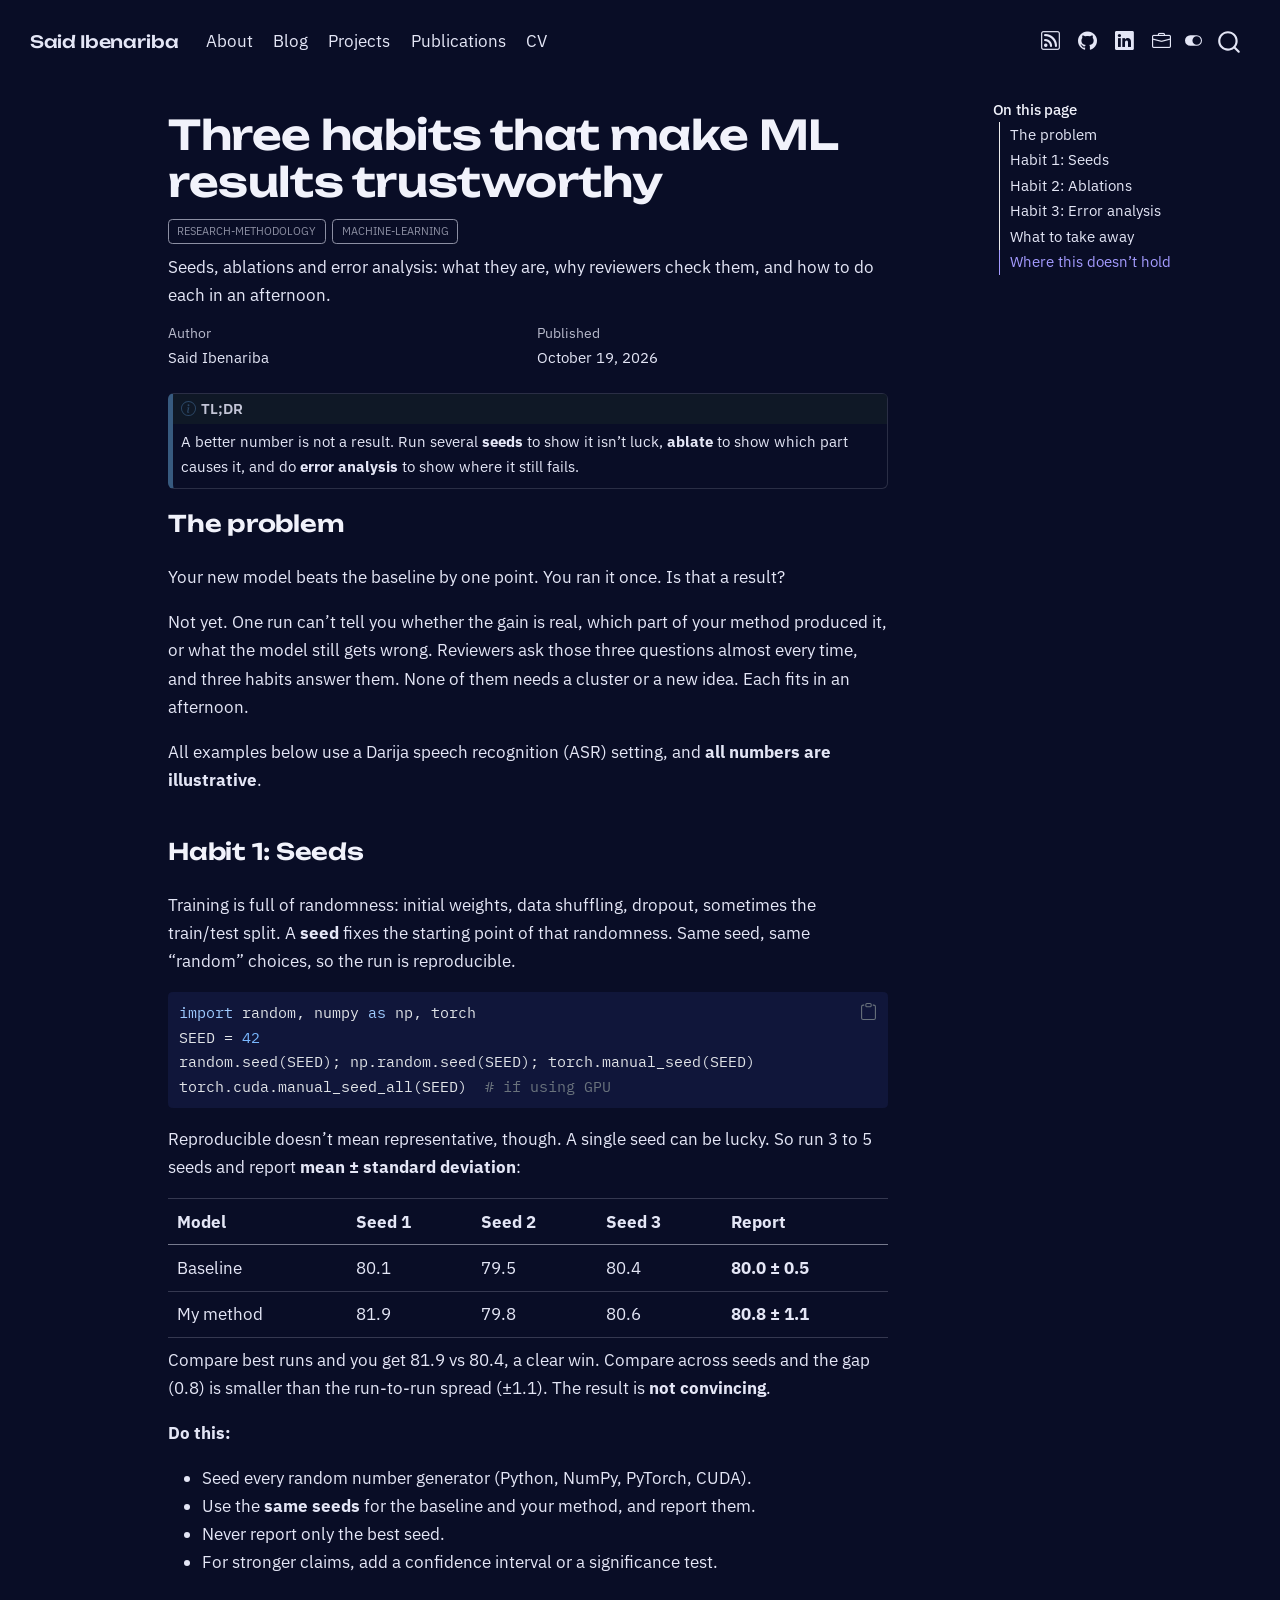
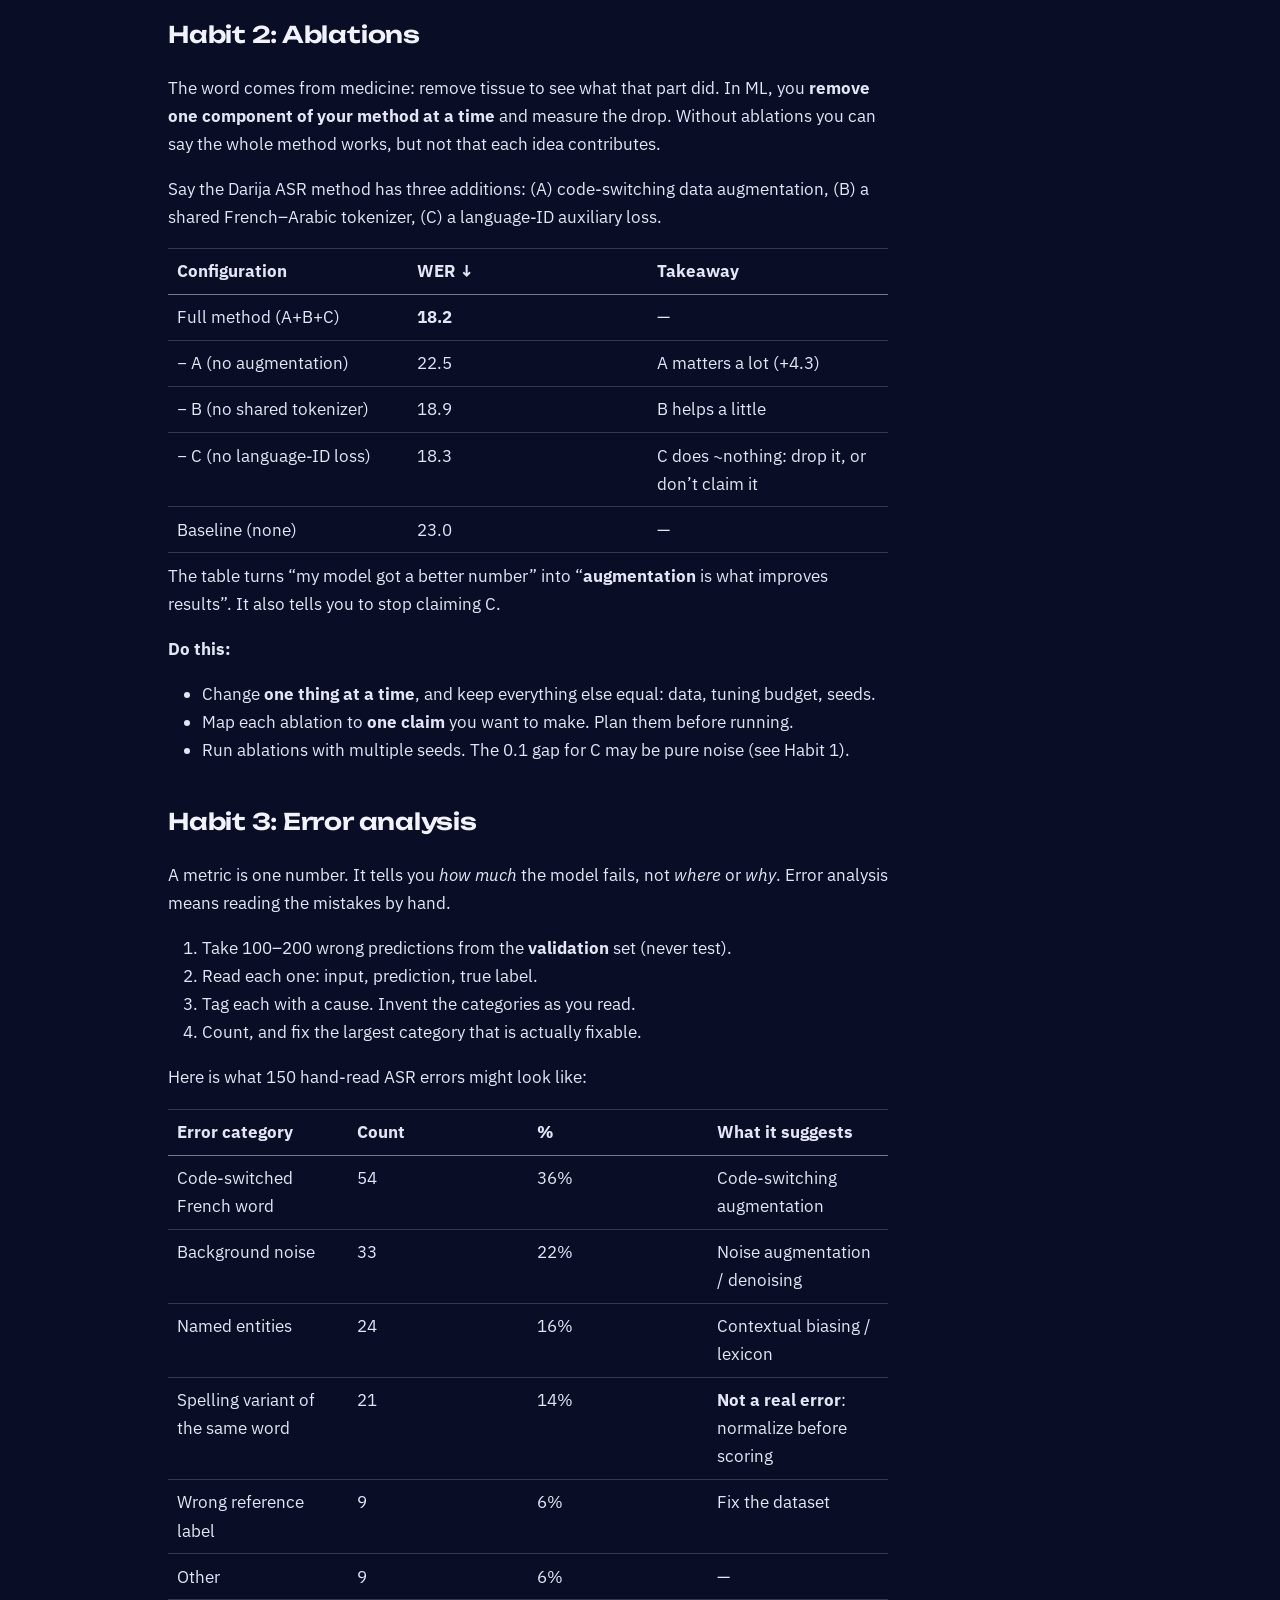
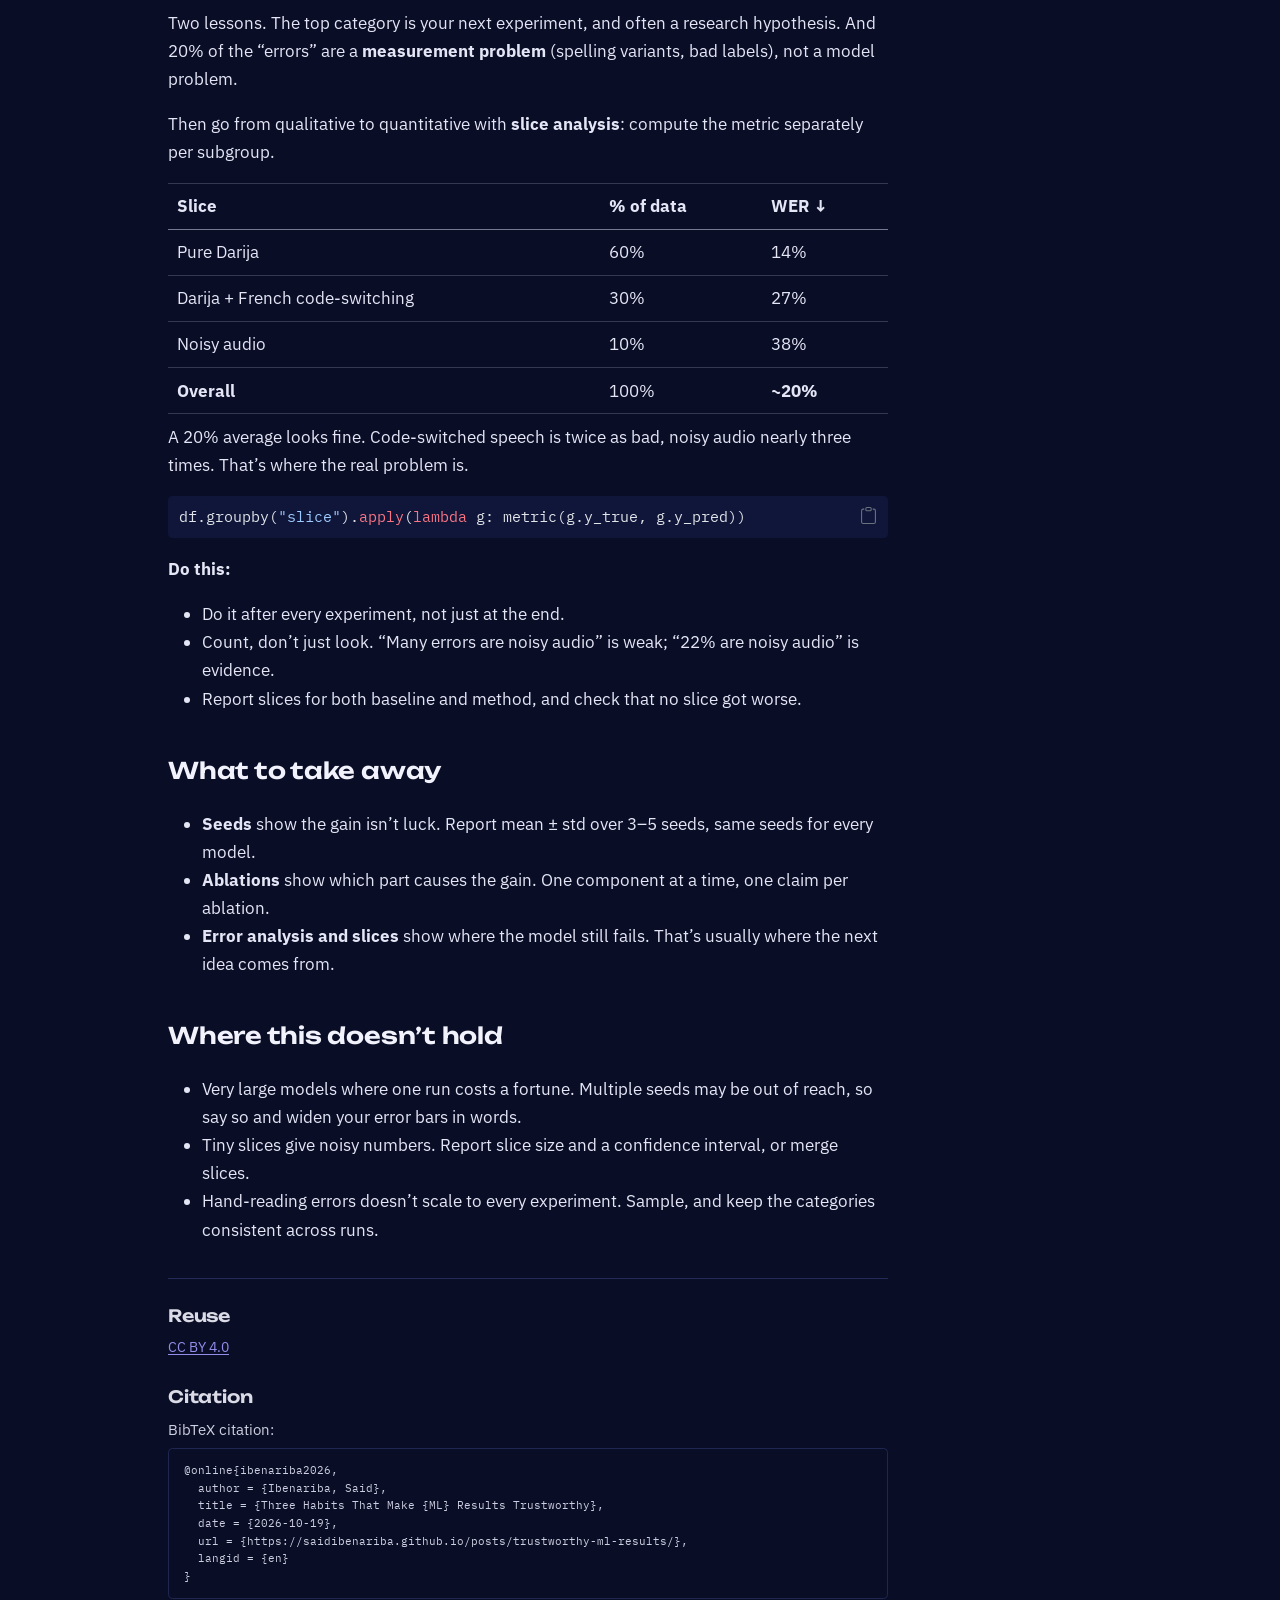
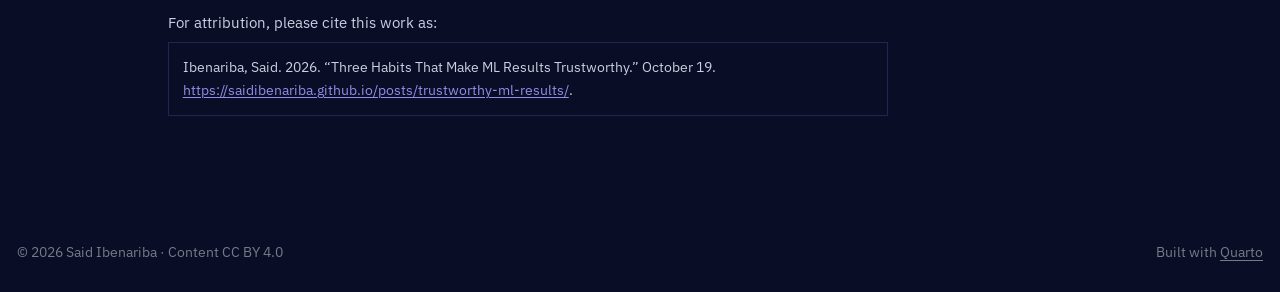
<file: posts/trustworthy-ml-results/index.html>
<!DOCTYPE html>
<html xmlns="http://www.w3.org/1999/xhtml" lang="en" xml:lang="en"><head>

<meta charset="utf-8">
<meta name="generator" content="quarto-1.10.19">

<meta name="viewport" content="width=device-width, initial-scale=1.0, user-scalable=yes">

<meta name="author" content="Said Ibenariba">
<meta name="dcterms.date" content="2026-10-19">
<meta name="description" content="Seeds, ablations and error analysis: what they are, why reviewers check them, and how to do each in an afternoon.">

<title>Three habits that make ML results trustworthy – Said Ibenariba</title>
<style>
/* Default styles provided by pandoc.
** See https://pandoc.org/MANUAL.html#variables-for-html for config info.
*/
span.smallcaps{font-variant: small-caps;}
div.columns{display: flex; gap: 1.5em;}
div.column{flex: auto;}
@media screen {
div.columns{gap: min(4vw, 1.5em);}
div.column{overflow-x: auto;}
}
div.hanging-indent{margin-left: 1.5em; text-indent: -1.5em;}
ul.task-list{list-style: none;}
ul.task-list li input[type="checkbox"] {
  width: 0.8em;
  margin: 0 0.8em 0.2em -1em; /* quarto-specific, see https://github.com/quarto-dev/quarto-cli/issues/4556 */ 
  vertical-align: middle;
}
/* CSS for syntax highlighting */
html { -webkit-text-size-adjust: 100%; }
pre > code.sourceCode { white-space: pre; position: relative; }
pre > code.sourceCode > span { display: inline-block; line-height: 1.25; }
pre > code.sourceCode > span:empty { height: 1.2em; }
.sourceCode { overflow: visible; }
code.sourceCode > span { color: inherit; text-decoration: inherit; }
div.sourceCode { margin: 1em 0; }
pre.sourceCode { margin: 0; }
@media screen {
div.sourceCode { overflow: auto; }
}
@media print {
pre > code.sourceCode { white-space: pre-wrap; }
pre > code.sourceCode > span { text-indent: -5em; padding-left: 5em; }
}
pre.numberSource code
  { counter-reset: source-line 0; }
pre.numberSource code > span
  { position: relative; left: -4em; counter-increment: source-line; }
pre.numberSource code > span > a:first-child::before
  { content: counter(source-line);
    position: relative; left: -1em; text-align: right; vertical-align: baseline;
    border: none; display: inline-block;
    -webkit-touch-callout: none; -webkit-user-select: none;
    -khtml-user-select: none; -moz-user-select: none;
    -ms-user-select: none; user-select: none;
    padding: 0 4px; width: 4em;
  }
pre.numberSource { margin-left: 3em;  padding-left: 4px; }
div.sourceCode
  {   }
@media screen {
pre > code.sourceCode > span > a:first-child::before { text-decoration: underline; }
}
</style>


<script src="../../site_libs/quarto-nav/quarto-nav.js"></script>
<script src="../../site_libs/quarto-nav/headroom.min.js"></script>
<script src="../../site_libs/clipboard/clipboard.min.js"></script>
<script src="../../site_libs/quarto-search/autocomplete.umd.js"></script>
<script src="../../site_libs/quarto-search/fuse.min.js"></script>
<script src="../../site_libs/quarto-search/quarto-search.js"></script>
<meta name="quarto:offset" content="../../">
<link href="../../assets/favicon.svg" rel="icon" type="image/svg+xml">
<script src="../../site_libs/quarto-html/quarto.js" type="module"></script>
<script src="../../site_libs/quarto-html/tabsets/tabsets.js" type="module"></script>
<script src="../../site_libs/quarto-html/popper.min.js"></script>
<script src="../../site_libs/quarto-html/tippy.umd.min.js"></script>
<script src="../../site_libs/quarto-html/anchor.min.js"></script>
<link href="../../site_libs/quarto-html/tippy.css" rel="stylesheet">
<link href="../../site_libs/quarto-html/quarto-syntax-highlighting-a1a0ac0bc17a17fec410f27a3574284a.css" rel="stylesheet" class="quarto-color-scheme" id="quarto-text-highlighting-styles">
<link href="../../site_libs/quarto-html/quarto-syntax-highlighting-dark-78c4fea85fb1570527c0928b212a87b2.css" rel="stylesheet" class="quarto-color-scheme quarto-color-alternate" id="quarto-text-highlighting-styles">
<script src="../../site_libs/bootstrap/bootstrap.min.js"></script>
<link href="../../site_libs/bootstrap/bootstrap-icons.css" rel="stylesheet">
<link href="../../site_libs/bootstrap/bootstrap-2995d4d96903bc64587a846464d2fe16.min.css" rel="stylesheet" append-hash="true" class="quarto-color-scheme" id="quarto-bootstrap" data-mode="light">
<link href="../../site_libs/bootstrap/bootstrap-dark-d5bf0993cbe60043245f46b866723941.min.css" rel="stylesheet" append-hash="true" class="quarto-color-scheme quarto-color-alternate" id="quarto-bootstrap" data-mode="dark">
<script id="quarto-search-options" type="application/json">{
  "location": "navbar",
  "copy-button": false,
  "collapse-after": 3,
  "panel-placement": "end",
  "type": "overlay",
  "limit": 50,
  "keyboard-shortcut": [
    "f",
    "/",
    "s"
  ],
  "show-item-context": false,
  "language": {
    "search-no-results-text": "No results",
    "search-matching-documents-text": "matching documents",
    "search-copy-link-title": "Copy link to search",
    "search-hide-matches-text": "Hide additional matches",
    "search-more-match-text": "more match in this document",
    "search-more-matches-text": "more matches in this document",
    "search-clear-button-title": "Clear",
    "search-text-placeholder": "",
    "search-detached-cancel-button-title": "Cancel",
    "search-submit-button-title": "Submit",
    "search-label": "Search"
  }
}</script>
<style>html{ scroll-behavior: smooth; }</style>


<meta property="og:title" content="Three habits that make ML results trustworthy – Said Ibenariba">
<meta property="og:description" content="Seeds, ablations and error analysis: what they are, why reviewers check them, and how to do each in an afternoon.">
<meta property="og:site_name" content="Said Ibenariba">
<meta name="twitter:title" content="Three habits that make ML results trustworthy – Said Ibenariba">
<meta name="twitter:description" content="Seeds, ablations and error analysis: what they are, why reviewers check them, and how to do each in an afternoon.">
<meta name="twitter:card" content="summary">
</head>

<body class="nav-fixed quarto-dark"><script id="quarto-html-before-body" type="application/javascript">
    const toggleBodyColorMode = (bsSheetEl) => {
      const mode = bsSheetEl.getAttribute("data-mode");
      const bodyEl = window.document.querySelector("body");
      if (mode === "dark") {
        bodyEl.classList.add("quarto-dark");
        bodyEl.classList.remove("quarto-light");
      } else {
        bodyEl.classList.add("quarto-light");
        bodyEl.classList.remove("quarto-dark");
      }
    }
    const toggleBodyColorPrimary = () => {
      const bsSheetEl = window.document.querySelector("link#quarto-bootstrap:not([rel=disabled-stylesheet])");
      if (bsSheetEl) {
        toggleBodyColorMode(bsSheetEl);
      }
    }
    const setColorSchemeToggle = (alternate) => {
      const toggles = window.document.querySelectorAll('.quarto-color-scheme-toggle');
      for (let i=0; i < toggles.length; i++) {
        const toggle = toggles[i];
        if (toggle) {
          if (alternate) {
            toggle.classList.add("alternate");
          } else {
            toggle.classList.remove("alternate");
          }
        }
      }
    };
    const toggleColorMode = (alternate) => {
      // Switch the stylesheets
      const primaryStylesheets = window.document.querySelectorAll('link.quarto-color-scheme:not(.quarto-color-alternate)');
      const alternateStylesheets = window.document.querySelectorAll('link.quarto-color-scheme.quarto-color-alternate');
      manageTransitions('#quarto-margin-sidebar .nav-link', false);
      if (alternate) {
        // note: dark is layered on light, we don't disable primary!
        enableStylesheet(alternateStylesheets);
        for (const sheetNode of alternateStylesheets) {
          if (sheetNode.id === "quarto-bootstrap") {
            toggleBodyColorMode(sheetNode);
          }
        }
      } else {
        disableStylesheet(alternateStylesheets);
        enableStylesheet(primaryStylesheets)
        toggleBodyColorPrimary();
      }
      manageTransitions('#quarto-margin-sidebar .nav-link', true);
      // Switch the toggles
      setColorSchemeToggle(alternate)
      // Hack to workaround the fact that safari doesn't
      // properly recolor the scrollbar when toggling (#1455)
      if (navigator.userAgent.indexOf('Safari') > 0 && navigator.userAgent.indexOf('Chrome') == -1) {
        manageTransitions("body", false);
        window.scrollTo(0, 1);
        setTimeout(() => {
          window.scrollTo(0, 0);
          manageTransitions("body", true);
        }, 40);
      }
    }
    const disableStylesheet = (stylesheets) => {
      for (let i=0; i < stylesheets.length; i++) {
        const stylesheet = stylesheets[i];
        stylesheet.rel = 'disabled-stylesheet';
      }
    }
    const enableStylesheet = (stylesheets) => {
      for (let i=0; i < stylesheets.length; i++) {
        const stylesheet = stylesheets[i];
        if(stylesheet.rel !== 'stylesheet') { // for Chrome, which will still FOUC without this check
          stylesheet.rel = 'stylesheet';
        }
      }
    }
    const manageTransitions = (selector, allowTransitions) => {
      const els = window.document.querySelectorAll(selector);
      for (let i=0; i < els.length; i++) {
        const el = els[i];
        if (allowTransitions) {
          el.classList.remove('notransition');
        } else {
          el.classList.add('notransition');
        }
      }
    }
    const isFileUrl = () => {
      return window.location.protocol === 'file:';
    }
    const hasAlternateSentinel = () => {
      let styleSentinel = getColorSchemeSentinel();
      if (styleSentinel !== null) {
        return styleSentinel === "alternate";
      } else {
        return false;
      }
    }
    const setStyleSentinel = (alternate) => {
      const value = alternate ? "alternate" : "default";
      if (!isFileUrl()) {
        window.localStorage.setItem("quarto-color-scheme", value);
      } else {
        localAlternateSentinel = value;
      }
    }
    const getColorSchemeSentinel = () => {
      if (!isFileUrl()) {
        const storageValue = window.localStorage.getItem("quarto-color-scheme");
        return storageValue != null ? storageValue : localAlternateSentinel;
      } else {
        return localAlternateSentinel;
      }
    }
    const toggleGiscusIfUsed = (isAlternate, darkModeDefault) => {
      const baseTheme = document.querySelector('#giscus-base-theme')?.value ?? 'light';
      const alternateTheme = document.querySelector('#giscus-alt-theme')?.value ?? 'dark';
      let newTheme = '';
      if(authorPrefersDark) {
        newTheme = isAlternate ? baseTheme : alternateTheme;
      } else {
        newTheme = isAlternate ? alternateTheme : baseTheme;
      }
      const changeGiscusTheme = () => {
        // From: https://github.com/giscus/giscus/issues/336
        const sendMessage = (message) => {
          const iframe = document.querySelector('iframe.giscus-frame');
          if (!iframe) return;
          iframe.contentWindow.postMessage({ giscus: message }, 'https://giscus.app');
        }
        sendMessage({
          setConfig: {
            theme: newTheme
          }
        });
      }
      const isGiscussLoaded = window.document.querySelector('iframe.giscus-frame') !== null;
      if (isGiscussLoaded) {
        changeGiscusTheme();
      }
    };
    const authorPrefersDark = true;
    const darkModeDefault = authorPrefersDark;
    let localAlternateSentinel = darkModeDefault ? 'alternate' : 'default';
    // Dark / light mode switch
    window.quartoToggleColorScheme = () => {
      // Read the current dark / light value
      let toAlternate = !hasAlternateSentinel();
      toggleColorMode(toAlternate);
      setStyleSentinel(toAlternate);
      toggleGiscusIfUsed(toAlternate, darkModeDefault);
      window.dispatchEvent(new Event('resize'));
    };
    // Switch to dark mode if need be
    if (hasAlternateSentinel()) {
      toggleColorMode(true);
    } else {
      toggleColorMode(false);
    }
  </script>

<div id="quarto-search-results"></div>
  <header id="quarto-header" class="headroom fixed-top">
    <nav class="navbar navbar-expand-lg " data-bs-theme="dark">
      <div class="navbar-container container-fluid">
      <div class="navbar-brand-container mx-auto">
    <a class="navbar-brand" href="../../index.html">
    <span class="navbar-title">Said Ibenariba</span>
    </a>
  </div>
            <div id="quarto-search" class="" title="Search"></div>
          <button class="navbar-toggler" type="button" data-bs-toggle="collapse" data-bs-target="#navbarCollapse" aria-controls="navbarCollapse" role="menu" aria-expanded="false" aria-label="Toggle navigation" onclick="if (window.quartoToggleHeadroom) { window.quartoToggleHeadroom(); }">
  <span class="navbar-toggler-icon"></span>
</button>
          <div class="collapse navbar-collapse" id="navbarCollapse">
            <ul class="navbar-nav navbar-nav-scroll me-auto">
  <li class="nav-item">
    <a class="nav-link" href="../../index.html"> 
<span class="menu-text">About</span></a>
  </li>  
  <li class="nav-item">
    <a class="nav-link" href="../../blog.html"> 
<span class="menu-text">Blog</span></a>
  </li>  
  <li class="nav-item">
    <a class="nav-link" href="../../projects.html"> 
<span class="menu-text">Projects</span></a>
  </li>  
  <li class="nav-item">
    <a class="nav-link" href="../../publications.html"> 
<span class="menu-text">Publications</span></a>
  </li>  
  <li class="nav-item">
    <a class="nav-link" href="../../cv.html"> 
<span class="menu-text">CV</span></a>
  </li>  
</ul>
            <ul class="navbar-nav navbar-nav-scroll ms-auto">
  <li class="nav-item compact">
    <a class="nav-link" href="../../blog.xml"> <i class="bi bi-rss" role="img" aria-label="RSS">
</i> 
<span class="menu-text"></span></a>
  </li>  
  <li class="nav-item compact">
    <a class="nav-link" href="https://github.com/SaidIbenariba"> <i class="bi bi-github" role="img" aria-label="GitHub">
</i> 
<span class="menu-text"></span></a>
  </li>  
  <li class="nav-item compact">
    <a class="nav-link" href="https://www.linkedin.com/in/said-ibenariba-807b05289/"> <i class="bi bi-linkedin" role="img" aria-label="LinkedIn">
</i> 
<span class="menu-text"></span></a>
  </li>  
  <li class="nav-item compact">
    <a class="nav-link" href="https://www.upwork.com/freelancers/~01940599324880c3de"> <i class="bi bi-briefcase" role="img" aria-label="Upwork">
</i> 
<span class="menu-text"></span></a>
  </li>  
</ul>
          </div> <!-- /navcollapse -->
            <div class="quarto-navbar-tools">
  <a href="" class="quarto-color-scheme-toggle quarto-navigation-tool  px-1" onclick="window.quartoToggleColorScheme(); return false;" title="Toggle dark mode"><i class="bi"></i></a>
</div>
      </div> <!-- /container-fluid -->
    </nav>
</header>
<!-- content -->
<div id="quarto-content" class="quarto-container page-columns page-rows-contents page-layout-article page-navbar">
<!-- sidebar -->
<!-- margin-sidebar -->
    <div id="quarto-margin-sidebar" class="sidebar margin-sidebar">
        <nav id="TOC" role="doc-toc" class="toc-active">
    <h2 id="toc-title">On this page</h2>
   
  <ul>
  <li><a href="#the-problem" id="toc-the-problem" class="nav-link active" data-scroll-target="#the-problem">The problem</a></li>
  <li><a href="#habit-1-seeds" id="toc-habit-1-seeds" class="nav-link" data-scroll-target="#habit-1-seeds">Habit 1: Seeds</a></li>
  <li><a href="#habit-2-ablations" id="toc-habit-2-ablations" class="nav-link" data-scroll-target="#habit-2-ablations">Habit 2: Ablations</a></li>
  <li><a href="#habit-3-error-analysis" id="toc-habit-3-error-analysis" class="nav-link" data-scroll-target="#habit-3-error-analysis">Habit 3: Error analysis</a></li>
  <li><a href="#what-to-take-away" id="toc-what-to-take-away" class="nav-link" data-scroll-target="#what-to-take-away">What to take away</a></li>
  <li><a href="#where-this-doesnt-hold" id="toc-where-this-doesnt-hold" class="nav-link" data-scroll-target="#where-this-doesnt-hold">Where this doesn’t hold</a></li>
  </ul>
</nav>
    </div>
<!-- main -->
<main class="content" id="quarto-document-content">


<header id="title-block-header" class="quarto-title-block default">
<div class="quarto-title">
<h1 class="title">Three habits that make ML results trustworthy</h1>
  <div class="quarto-categories">
    <div class="quarto-category">research-methodology</div>
    <div class="quarto-category">machine-learning</div>
  </div>
  </div>

<div>
  <div class="description">
    Seeds, ablations and error analysis: what they are, why reviewers check them, and how to do each in an afternoon.
  </div>
</div>


<div class="quarto-title-meta">

    <div>
    <div class="quarto-title-meta-heading">Author</div>
    <div class="quarto-title-meta-contents">
             <p>Said Ibenariba </p>
          </div>
  </div>
    
    <div>
    <div class="quarto-title-meta-heading">Published</div>
    <div class="quarto-title-meta-contents">
      <p class="date">October 19, 2026</p>
    </div>
  </div>
  
    
  </div>
  


</header>


<div class="callout callout-style-default callout-note callout-titled" title="TL;DR">
<div class="callout-header d-flex align-content-center">
<div class="callout-icon-container">
<i class="callout-icon"></i>
</div>
<div class="callout-title-container flex-fill">
<span class="screen-reader-only">Note</span>TL;DR
</div>
</div>
<div class="callout-body-container callout-body">
<p>A better number is not a result. Run several <strong>seeds</strong> to show it isn’t luck, <strong>ablate</strong> to show which part causes it, and do <strong>error analysis</strong> to show where it still fails.</p>
</div>
</div>
<section id="the-problem" class="level2">
<h2 class="anchored" data-anchor-id="the-problem">The problem</h2>
<p>Your new model beats the baseline by one point. You ran it once. Is that a result?</p>
<p>Not yet. One run can’t tell you whether the gain is real, which part of your method produced it, or what the model still gets wrong. Reviewers ask those three questions almost every time, and three habits answer them. None of them needs a cluster or a new idea. Each fits in an afternoon.</p>
<p>All examples below use a Darija speech recognition (ASR) setting, and <strong>all numbers are illustrative</strong>.</p>
</section>
<section id="habit-1-seeds" class="level2">
<h2 class="anchored" data-anchor-id="habit-1-seeds">Habit 1: Seeds</h2>
<p>Training is full of randomness: initial weights, data shuffling, dropout, sometimes the train/test split. A <strong>seed</strong> fixes the starting point of that randomness. Same seed, same “random” choices, so the run is reproducible.</p>
<div class="code-copy-outer-scaffold"><div class="sourceCode" id="cb1"><pre class="sourceCode python code-with-copy"><code class="sourceCode python"><span id="cb1-1"><a href="#cb1-1" aria-hidden="true" tabindex="-1"></a><span class="im">import</span> random, numpy <span class="im">as</span> np, torch</span>
<span id="cb1-2"><a href="#cb1-2" aria-hidden="true" tabindex="-1"></a>SEED <span class="op">=</span> <span class="dv">42</span></span>
<span id="cb1-3"><a href="#cb1-3" aria-hidden="true" tabindex="-1"></a>random.seed(SEED)<span class="op">;</span> np.random.seed(SEED)<span class="op">;</span> torch.manual_seed(SEED)</span>
<span id="cb1-4"><a href="#cb1-4" aria-hidden="true" tabindex="-1"></a>torch.cuda.manual_seed_all(SEED)  <span class="co"># if using GPU</span></span></code></pre></div><button title="Copy to Clipboard" class="code-copy-button"><i class="bi"></i></button></div>
<p>Reproducible doesn’t mean representative, though. A single seed can be lucky. So run 3 to 5 seeds and report <strong>mean ± standard deviation</strong>:</p>
<table class="caption-top table">
<thead>
<tr class="header">
<th>Model</th>
<th>Seed 1</th>
<th>Seed 2</th>
<th>Seed 3</th>
<th>Report</th>
</tr>
</thead>
<tbody>
<tr class="odd">
<td>Baseline</td>
<td>80.1</td>
<td>79.5</td>
<td>80.4</td>
<td><strong>80.0 ± 0.5</strong></td>
</tr>
<tr class="even">
<td>My method</td>
<td>81.9</td>
<td>79.8</td>
<td>80.6</td>
<td><strong>80.8 ± 1.1</strong></td>
</tr>
</tbody>
</table>
<p>Compare best runs and you get 81.9 vs 80.4, a clear win. Compare across seeds and the gap (0.8) is smaller than the run-to-run spread (±1.1). The result is <strong>not convincing</strong>.</p>
<p><strong>Do this:</strong></p>
<ul>
<li>Seed every random number generator (Python, NumPy, PyTorch, CUDA).</li>
<li>Use the <strong>same seeds</strong> for the baseline and your method, and report them.</li>
<li>Never report only the best seed.</li>
<li>For stronger claims, add a confidence interval or a significance test.</li>
</ul>
</section>
<section id="habit-2-ablations" class="level2">
<h2 class="anchored" data-anchor-id="habit-2-ablations">Habit 2: Ablations</h2>
<p>The word comes from medicine: remove tissue to see what that part did. In ML, you <strong>remove one component of your method at a time</strong> and measure the drop. Without ablations you can say the whole method works, but not that each idea contributes.</p>
<p>Say the Darija ASR method has three additions: (A) code-switching data augmentation, (B) a shared French–Arabic tokenizer, (C) a language-ID auxiliary loss.</p>
<table class="caption-top table">
<colgroup>
<col style="width: 33%">
<col style="width: 33%">
<col style="width: 33%">
</colgroup>
<thead>
<tr class="header">
<th>Configuration</th>
<th>WER ↓</th>
<th>Takeaway</th>
</tr>
</thead>
<tbody>
<tr class="odd">
<td>Full method (A+B+C)</td>
<td><strong>18.2</strong></td>
<td>—</td>
</tr>
<tr class="even">
<td>− A (no augmentation)</td>
<td>22.5</td>
<td>A matters a lot (+4.3)</td>
</tr>
<tr class="odd">
<td>− B (no shared tokenizer)</td>
<td>18.9</td>
<td>B helps a little</td>
</tr>
<tr class="even">
<td>− C (no language-ID loss)</td>
<td>18.3</td>
<td>C does ~nothing: drop it, or don’t claim it</td>
</tr>
<tr class="odd">
<td>Baseline (none)</td>
<td>23.0</td>
<td>—</td>
</tr>
</tbody>
</table>
<p>The table turns “my model got a better number” into “<strong>augmentation</strong> is what improves results”. It also tells you to stop claiming C.</p>
<p><strong>Do this:</strong></p>
<ul>
<li>Change <strong>one thing at a time</strong>, and keep everything else equal: data, tuning budget, seeds.</li>
<li>Map each ablation to <strong>one claim</strong> you want to make. Plan them before running.</li>
<li>Run ablations with multiple seeds. The 0.1 gap for C may be pure noise (see Habit 1).</li>
</ul>
</section>
<section id="habit-3-error-analysis" class="level2">
<h2 class="anchored" data-anchor-id="habit-3-error-analysis">Habit 3: Error analysis</h2>
<p>A metric is one number. It tells you <em>how much</em> the model fails, not <em>where</em> or <em>why</em>. Error analysis means reading the mistakes by hand.</p>
<ol type="1">
<li>Take 100–200 wrong predictions from the <strong>validation</strong> set (never test).</li>
<li>Read each one: input, prediction, true label.</li>
<li>Tag each with a cause. Invent the categories as you read.</li>
<li>Count, and fix the largest category that is actually fixable.</li>
</ol>
<p>Here is what 150 hand-read ASR errors might look like:</p>
<table class="caption-top table">
<colgroup>
<col style="width: 25%">
<col style="width: 25%">
<col style="width: 25%">
<col style="width: 25%">
</colgroup>
<thead>
<tr class="header">
<th>Error category</th>
<th>Count</th>
<th>%</th>
<th>What it suggests</th>
</tr>
</thead>
<tbody>
<tr class="odd">
<td>Code-switched French word</td>
<td>54</td>
<td>36%</td>
<td>Code-switching augmentation</td>
</tr>
<tr class="even">
<td>Background noise</td>
<td>33</td>
<td>22%</td>
<td>Noise augmentation / denoising</td>
</tr>
<tr class="odd">
<td>Named entities</td>
<td>24</td>
<td>16%</td>
<td>Contextual biasing / lexicon</td>
</tr>
<tr class="even">
<td>Spelling variant of the same word</td>
<td>21</td>
<td>14%</td>
<td><strong>Not a real error</strong>: normalize before scoring</td>
</tr>
<tr class="odd">
<td>Wrong reference label</td>
<td>9</td>
<td>6%</td>
<td>Fix the dataset</td>
</tr>
<tr class="even">
<td>Other</td>
<td>9</td>
<td>6%</td>
<td>—</td>
</tr>
</tbody>
</table>
<p>Two lessons. The top category is your next experiment, and often a research hypothesis. And 20% of the “errors” are a <strong>measurement problem</strong> (spelling variants, bad labels), not a model problem.</p>
<p>Then go from qualitative to quantitative with <strong>slice analysis</strong>: compute the metric separately per subgroup.</p>
<table class="caption-top table">
<thead>
<tr class="header">
<th>Slice</th>
<th>% of data</th>
<th>WER ↓</th>
</tr>
</thead>
<tbody>
<tr class="odd">
<td>Pure Darija</td>
<td>60%</td>
<td>14%</td>
</tr>
<tr class="even">
<td>Darija + French code-switching</td>
<td>30%</td>
<td>27%</td>
</tr>
<tr class="odd">
<td>Noisy audio</td>
<td>10%</td>
<td>38%</td>
</tr>
<tr class="even">
<td><strong>Overall</strong></td>
<td>100%</td>
<td><strong>~20%</strong></td>
</tr>
</tbody>
</table>
<p>A 20% average looks fine. Code-switched speech is twice as bad, noisy audio nearly three times. That’s where the real problem is.</p>
<div class="code-copy-outer-scaffold"><div class="sourceCode" id="cb2"><pre class="sourceCode python code-with-copy"><code class="sourceCode python"><span id="cb2-1"><a href="#cb2-1" aria-hidden="true" tabindex="-1"></a>df.groupby(<span class="st">"slice"</span>).<span class="bu">apply</span>(<span class="kw">lambda</span> g: metric(g.y_true, g.y_pred))</span></code></pre></div><button title="Copy to Clipboard" class="code-copy-button"><i class="bi"></i></button></div>
<p><strong>Do this:</strong></p>
<ul>
<li>Do it after every experiment, not just at the end.</li>
<li>Count, don’t just look. “Many errors are noisy audio” is weak; “22% are noisy audio” is evidence.</li>
<li>Report slices for both baseline and method, and check that no slice got worse.</li>
</ul>
</section>
<section id="what-to-take-away" class="level2">
<h2 class="anchored" data-anchor-id="what-to-take-away">What to take away</h2>
<ul>
<li><strong>Seeds</strong> show the gain isn’t luck. Report mean ± std over 3–5 seeds, same seeds for every model.</li>
<li><strong>Ablations</strong> show which part causes the gain. One component at a time, one claim per ablation.</li>
<li><strong>Error analysis and slices</strong> show where the model still fails. That’s usually where the next idea comes from.</li>
</ul>
</section>
<section id="where-this-doesnt-hold" class="level2">
<h2 class="anchored" data-anchor-id="where-this-doesnt-hold">Where this doesn’t hold</h2>
<ul>
<li>Very large models where one run costs a fortune. Multiple seeds may be out of reach, so say so and widen your error bars in words.</li>
<li>Tiny slices give noisy numbers. Report slice size and a confidence interval, or merge slices.</li>
<li>Hand-reading errors doesn’t scale to every experiment. Sample, and keep the categories consistent across runs.</li>
</ul>


</section>

<div id="quarto-appendix" class="default"><section class="quarto-appendix-contents" id="quarto-reuse"><h2 class="anchored quarto-appendix-heading">Reuse</h2><div class="quarto-appendix-contents"><div><a rel="license" href="https://creativecommons.org/licenses/by/4.0/">CC BY 4.0</a></div></div></section><section class="quarto-appendix-contents" id="quarto-citation"><h2 class="anchored quarto-appendix-heading">Citation</h2><div><div class="quarto-appendix-secondary-label">BibTeX citation:</div><pre class="sourceCode code-with-copy quarto-appendix-bibtex"><code class="sourceCode bibtex">@online{ibenariba2026,
  author = {Ibenariba, Said},
  title = {Three Habits That Make {ML} Results Trustworthy},
  date = {2026-10-19},
  url = {https://saidibenariba.github.io/posts/trustworthy-ml-results/},
  langid = {en}
}
</code><button title="Copy to Clipboard" class="code-copy-button"><i class="bi"></i></button></pre><div class="quarto-appendix-secondary-label">For attribution, please cite this work as:</div><div id="ref-ibenariba2026" class="csl-entry quarto-appendix-citeas" role="listitem">
Ibenariba, Said. 2026. <span>“Three Habits That Make ML Results
Trustworthy.”</span> October 19. <a href="https://saidibenariba.github.io/posts/trustworthy-ml-results/">https://saidibenariba.github.io/posts/trustworthy-ml-results/</a>.
</div></div></section></div></main> <!-- /main -->
<script id="quarto-html-after-body" type="application/javascript">
  window.document.addEventListener("DOMContentLoaded", function (event) {
    // Ensure there is a toggle, if there isn't float one in the top right
    if (window.document.querySelector('.quarto-color-scheme-toggle') === null) {
      const a = window.document.createElement('a');
      a.classList.add('top-right');
      a.classList.add('quarto-color-scheme-toggle');
      a.href = "";
      a.onclick = function() { try { window.quartoToggleColorScheme(); } catch {} return false; };
      const i = window.document.createElement("i");
      i.classList.add('bi');
      a.appendChild(i);
      window.document.body.appendChild(a);
    }
    setColorSchemeToggle(hasAlternateSentinel())
    const icon = "";
    const anchorJS = new window.AnchorJS();
    anchorJS.options = {
      placement: 'right',
      icon: icon
    };
    anchorJS.add('.anchored');
    const isCodeAnnotation = (el) => {
      for (const clz of el.classList) {
        if (clz.startsWith('code-annotation-')) {                     
          return true;
        }
      }
      return false;
    }
    const onCopySuccess = function(e) {
      // button target
      const button = e.trigger;
      // don't keep focus
      button.blur();
      // flash "checked"
      button.classList.add('code-copy-button-checked');
      var currentTitle = button.getAttribute("title");
      button.setAttribute("title", "Copied!");
      let tooltip;
      if (window.bootstrap) {
        button.setAttribute("data-bs-toggle", "tooltip");
        button.setAttribute("data-bs-placement", "left");
        button.setAttribute("data-bs-title", "Copied!");
        tooltip = new bootstrap.Tooltip(button, 
          { trigger: "manual", 
            customClass: "code-copy-button-tooltip",
            offset: [0, -8]});
        tooltip.show();    
      }
      setTimeout(function() {
        if (tooltip) {
          tooltip.hide();
          button.removeAttribute("data-bs-title");
          button.removeAttribute("data-bs-toggle");
          button.removeAttribute("data-bs-placement");
        }
        button.setAttribute("title", currentTitle);
        button.classList.remove('code-copy-button-checked');
      }, 1000);
      // clear code selection
      e.clearSelection();
    }
    const getTextToCopy = function(trigger) {
      const outerScaffold = trigger.parentElement.cloneNode(true);
      const codeEl = outerScaffold.querySelector('code');
      for (const childEl of codeEl.children) {
        if (isCodeAnnotation(childEl)) {
          childEl.remove();
        }
      }
      return codeEl.innerText;
    }
    const clipboard = new window.ClipboardJS('.code-copy-button:not([data-in-quarto-modal])', {
      text: getTextToCopy
    });
    clipboard.on('success', onCopySuccess);
    if (window.document.getElementById('quarto-embedded-source-code-modal')) {
      const clipboardModal = new window.ClipboardJS('.code-copy-button[data-in-quarto-modal]', {
        text: getTextToCopy,
        container: window.document.getElementById('quarto-embedded-source-code-modal')
      });
      clipboardModal.on('success', onCopySuccess);
    }
      var localhostRegex = new RegExp(/^(?:http|https):\/\/localhost\:?[0-9]*\//);
      var mailtoRegex = new RegExp(/^mailto:/);
        var filterRegex = new RegExp("https:\/\/saidibenariba\.github\.io");
      var isInternal = (href) => {
          return filterRegex.test(href) || localhostRegex.test(href) || mailtoRegex.test(href);
      }
      // Inspect non-navigation links and adorn them if external
     var links = window.document.querySelectorAll('a[href]:not(.nav-link):not(.navbar-brand):not(.toc-action):not(.sidebar-link):not(.sidebar-item-toggle):not(.pagination-link):not(.no-external):not([aria-hidden]):not(.dropdown-item):not(.quarto-navigation-tool):not(.about-link)');
      for (var i=0; i<links.length; i++) {
        const link = links[i];
        if (!isInternal(link.href)) {
          // undo the damage that might have been done by quarto-nav.js in the case of
          // links that we want to consider external
          if (link.dataset.originalHref !== undefined) {
            link.href = link.dataset.originalHref;
          }
            // target, if specified
            link.setAttribute("target", "_blank");
            if (link.getAttribute("rel") === null) {
              link.setAttribute("rel", "noopener");
            }
        }
      }
    function tippyHover(el, contentFn, onTriggerFn, onUntriggerFn) {
      const config = {
        allowHTML: true,
        maxWidth: 500,
        delay: 100,
        arrow: false,
        appendTo: function(el) {
            return el.parentElement;
        },
        interactive: true,
        interactiveBorder: 10,
        theme: 'quarto',
        placement: 'bottom-start',
      };
      if (contentFn) {
        config.content = contentFn;
      }
      if (onTriggerFn) {
        config.onTrigger = onTriggerFn;
      }
      if (onUntriggerFn) {
        config.onUntrigger = onUntriggerFn;
      }
      window.tippy(el, config); 
    }
    const noterefs = window.document.querySelectorAll('a[role="doc-noteref"]');
    for (var i=0; i<noterefs.length; i++) {
      const ref = noterefs[i];
      tippyHover(ref, function() {
        // use id or data attribute instead here
        let href = ref.getAttribute('data-footnote-href') || ref.getAttribute('href');
        try { href = new URL(href).hash; } catch {}
        const id = href.replace(/^#\/?/, "");
        const note = window.document.getElementById(id);
        if (note) {
          return note.innerHTML;
        } else {
          return "";
        }
      });
    }
    const xrefs = window.document.querySelectorAll('a.quarto-xref');
    const processXRef = (id, note) => {
      // Strip column container classes
      const stripColumnClz = (el) => {
        el.classList.remove("page-full", "page-columns");
        if (el.children) {
          for (const child of el.children) {
            stripColumnClz(child);
          }
        }
      }
      stripColumnClz(note)
      if (id === null || id.startsWith('sec-')) {
        // Special case sections, only their first couple elements
        const container = document.createElement("div");
        if (note.children && note.children.length > 2) {
          container.appendChild(note.children[0].cloneNode(true));
          for (let i = 1; i < note.children.length; i++) {
            const child = note.children[i];
            if (child.tagName === "P" && child.innerText === "") {
              continue;
            } else {
              container.appendChild(child.cloneNode(true));
              break;
            }
          }
          if (window.Quarto?.typesetMath) {
            window.Quarto.typesetMath(container);
          }
          return container.innerHTML
        } else {
          if (window.Quarto?.typesetMath) {
            window.Quarto.typesetMath(note);
          }
          return note.innerHTML;
        }
      } else {
        // Remove any anchor links if they are present
        const anchorLink = note.querySelector('a.anchorjs-link');
        if (anchorLink) {
          anchorLink.remove();
        }
        if (window.Quarto?.typesetMath) {
          window.Quarto.typesetMath(note);
        }
        if (note.classList.contains("callout")) {
          return note.outerHTML;
        } else {
          return note.innerHTML;
        }
      }
    }
    for (var i=0; i<xrefs.length; i++) {
      const xref = xrefs[i];
      tippyHover(xref, undefined, function(instance) {
        instance.disable();
        let url = xref.getAttribute('href');
        let hash = undefined; 
        if (url.startsWith('#')) {
          hash = url;
        } else {
          try { hash = new URL(url).hash; } catch {}
        }
        if (hash) {
          const id = hash.replace(/^#\/?/, "");
          const note = window.document.getElementById(id);
          if (note !== null) {
            try {
              const html = processXRef(id, note.cloneNode(true));
              instance.setContent(html);
            } finally {
              instance.enable();
              instance.show();
            }
          } else {
            // See if we can fetch this
            fetch(url.split('#')[0])
            .then(res => res.text())
            .then(html => {
              const parser = new DOMParser();
              const htmlDoc = parser.parseFromString(html, "text/html");
              const note = htmlDoc.getElementById(id);
              if (note !== null) {
                const html = processXRef(id, note);
                instance.setContent(html);
              } 
            }).finally(() => {
              instance.enable();
              instance.show();
            });
          }
        } else {
          // See if we can fetch a full url (with no hash to target)
          // This is a special case and we should probably do some content thinning / targeting
          fetch(url)
          .then(res => res.text())
          .then(html => {
            const parser = new DOMParser();
            const htmlDoc = parser.parseFromString(html, "text/html");
            const note = htmlDoc.querySelector('main.content');
            if (note !== null) {
              // This should only happen for chapter cross references
              // (since there is no id in the URL)
              // remove the first header
              if (note.children.length > 0 && note.children[0].tagName === "HEADER") {
                note.children[0].remove();
              }
              const html = processXRef(null, note);
              instance.setContent(html);
            } 
          }).finally(() => {
            instance.enable();
            instance.show();
          });
        }
      }, function(instance) {
      });
    }
        let selectedAnnoteEl;
        const selectorForAnnotation = ( cell, annotation) => {
          let cellAttr = 'data-code-cell="' + cell + '"';
          let lineAttr = 'data-code-annotation="' +  annotation + '"';
          const selector = 'span[' + cellAttr + '][' + lineAttr + ']';
          return selector;
        }
        const selectCodeLines = (annoteEl) => {
          const doc = window.document;
          const targetCell = annoteEl.getAttribute("data-target-cell");
          const targetAnnotation = annoteEl.getAttribute("data-target-annotation");
          const annoteSpan = window.document.querySelector(selectorForAnnotation(targetCell, targetAnnotation));
          const lines = annoteSpan.getAttribute("data-code-lines").split(",");
          const lineIds = lines.map((line) => {
            return targetCell + "-" + line;
          })
          let top = null;
          let height = null;
          let parent = null;
          if (lineIds.length > 0) {
              //compute the position of the single el (top and bottom and make a div)
              const el = window.document.getElementById(lineIds[0]);
              top = el.offsetTop;
              height = el.offsetHeight;
              parent = el.parentElement.parentElement;
            if (lineIds.length > 1) {
              const lastEl = window.document.getElementById(lineIds[lineIds.length - 1]);
              const bottom = lastEl.offsetTop + lastEl.offsetHeight;
              height = bottom - top;
            }
            if (top !== null && height !== null && parent !== null) {
              // cook up a div (if necessary) and position it 
              let div = window.document.getElementById("code-annotation-line-highlight");
              if (div === null) {
                div = window.document.createElement("div");
                div.setAttribute("id", "code-annotation-line-highlight");
                div.style.position = 'absolute';
                parent.appendChild(div);
              }
              div.style.top = top - 2 + "px";
              div.style.height = height + 4 + "px";
              div.style.left = 0;
              let gutterDiv = window.document.getElementById("code-annotation-line-highlight-gutter");
              if (gutterDiv === null) {
                gutterDiv = window.document.createElement("div");
                gutterDiv.setAttribute("id", "code-annotation-line-highlight-gutter");
                gutterDiv.style.position = 'absolute';
                const codeCell = window.document.getElementById(targetCell);
                const gutter = codeCell.querySelector('.code-annotation-gutter');
                gutter.appendChild(gutterDiv);
              }
              gutterDiv.style.top = top - 2 + "px";
              gutterDiv.style.height = height + 4 + "px";
            }
            selectedAnnoteEl = annoteEl;
          }
        };
        const unselectCodeLines = () => {
          const elementsIds = ["code-annotation-line-highlight", "code-annotation-line-highlight-gutter"];
          elementsIds.forEach((elId) => {
            const div = window.document.getElementById(elId);
            if (div) {
              div.remove();
            }
          });
          selectedAnnoteEl = undefined;
        };
          // Handle positioning of the toggle
      window.addEventListener(
        "resize",
        throttle(() => {
          elRect = undefined;
          if (selectedAnnoteEl) {
            selectCodeLines(selectedAnnoteEl);
          }
        }, 10)
      );
      function throttle(fn, ms) {
      let throttle = false;
      let timer;
        return (...args) => {
          if(!throttle) { // first call gets through
              fn.apply(this, args);
              throttle = true;
          } else { // all the others get throttled
              if(timer) clearTimeout(timer); // cancel #2
              timer = setTimeout(() => {
                fn.apply(this, args);
                timer = throttle = false;
              }, ms);
          }
        };
      }
        // Attach click handler to the DT
        const annoteDls = window.document.querySelectorAll('dt[data-target-cell]');
        for (const annoteDlNode of annoteDls) {
          annoteDlNode.addEventListener('click', (event) => {
            const clickedEl = event.target;
            if (clickedEl !== selectedAnnoteEl) {
              unselectCodeLines();
              const activeEl = window.document.querySelector('dt[data-target-cell].code-annotation-active');
              if (activeEl) {
                activeEl.classList.remove('code-annotation-active');
              }
              selectCodeLines(clickedEl);
              clickedEl.classList.add('code-annotation-active');
            } else {
              // Unselect the line
              unselectCodeLines();
              clickedEl.classList.remove('code-annotation-active');
            }
          });
        }
    const findCites = (el) => {
      const parentEl = el.parentElement;
      if (parentEl) {
        const cites = parentEl.dataset.cites;
        if (cites) {
          return {
            el,
            cites: cites.split(' ')
          };
        } else {
          return findCites(el.parentElement)
        }
      } else {
        return undefined;
      }
    };
    var bibliorefs = window.document.querySelectorAll('a[role="doc-biblioref"]');
    for (var i=0; i<bibliorefs.length; i++) {
      const ref = bibliorefs[i];
      const citeInfo = findCites(ref);
      if (citeInfo) {
        tippyHover(citeInfo.el, function() {
          var popup = window.document.createElement('div');
          citeInfo.cites.forEach(function(cite) {
            var citeDiv = window.document.createElement('div');
            citeDiv.classList.add('hanging-indent');
            citeDiv.classList.add('csl-entry');
            var biblioDiv = window.document.getElementById('ref-' + cite);
            if (biblioDiv) {
              citeDiv.innerHTML = biblioDiv.innerHTML;
            }
            popup.appendChild(citeDiv);
          });
          return popup.innerHTML;
        });
      }
    }
  });
  </script>
</div> <!-- /content -->
<footer class="footer">
  <div class="nav-footer">
    <div class="nav-footer-left">
<p>© 2026 Said Ibenariba · Content CC BY 4.0</p>
</div>   
    <div class="nav-footer-center">
      &nbsp;
    </div>
    <div class="nav-footer-right">
<p>Built with <a href="https://quarto.org">Quarto</a></p>
</div>
  </div>
</footer>




<script src="../../site_libs/quarto-html/zenscroll-min.js"></script>
</body></html>
</file>
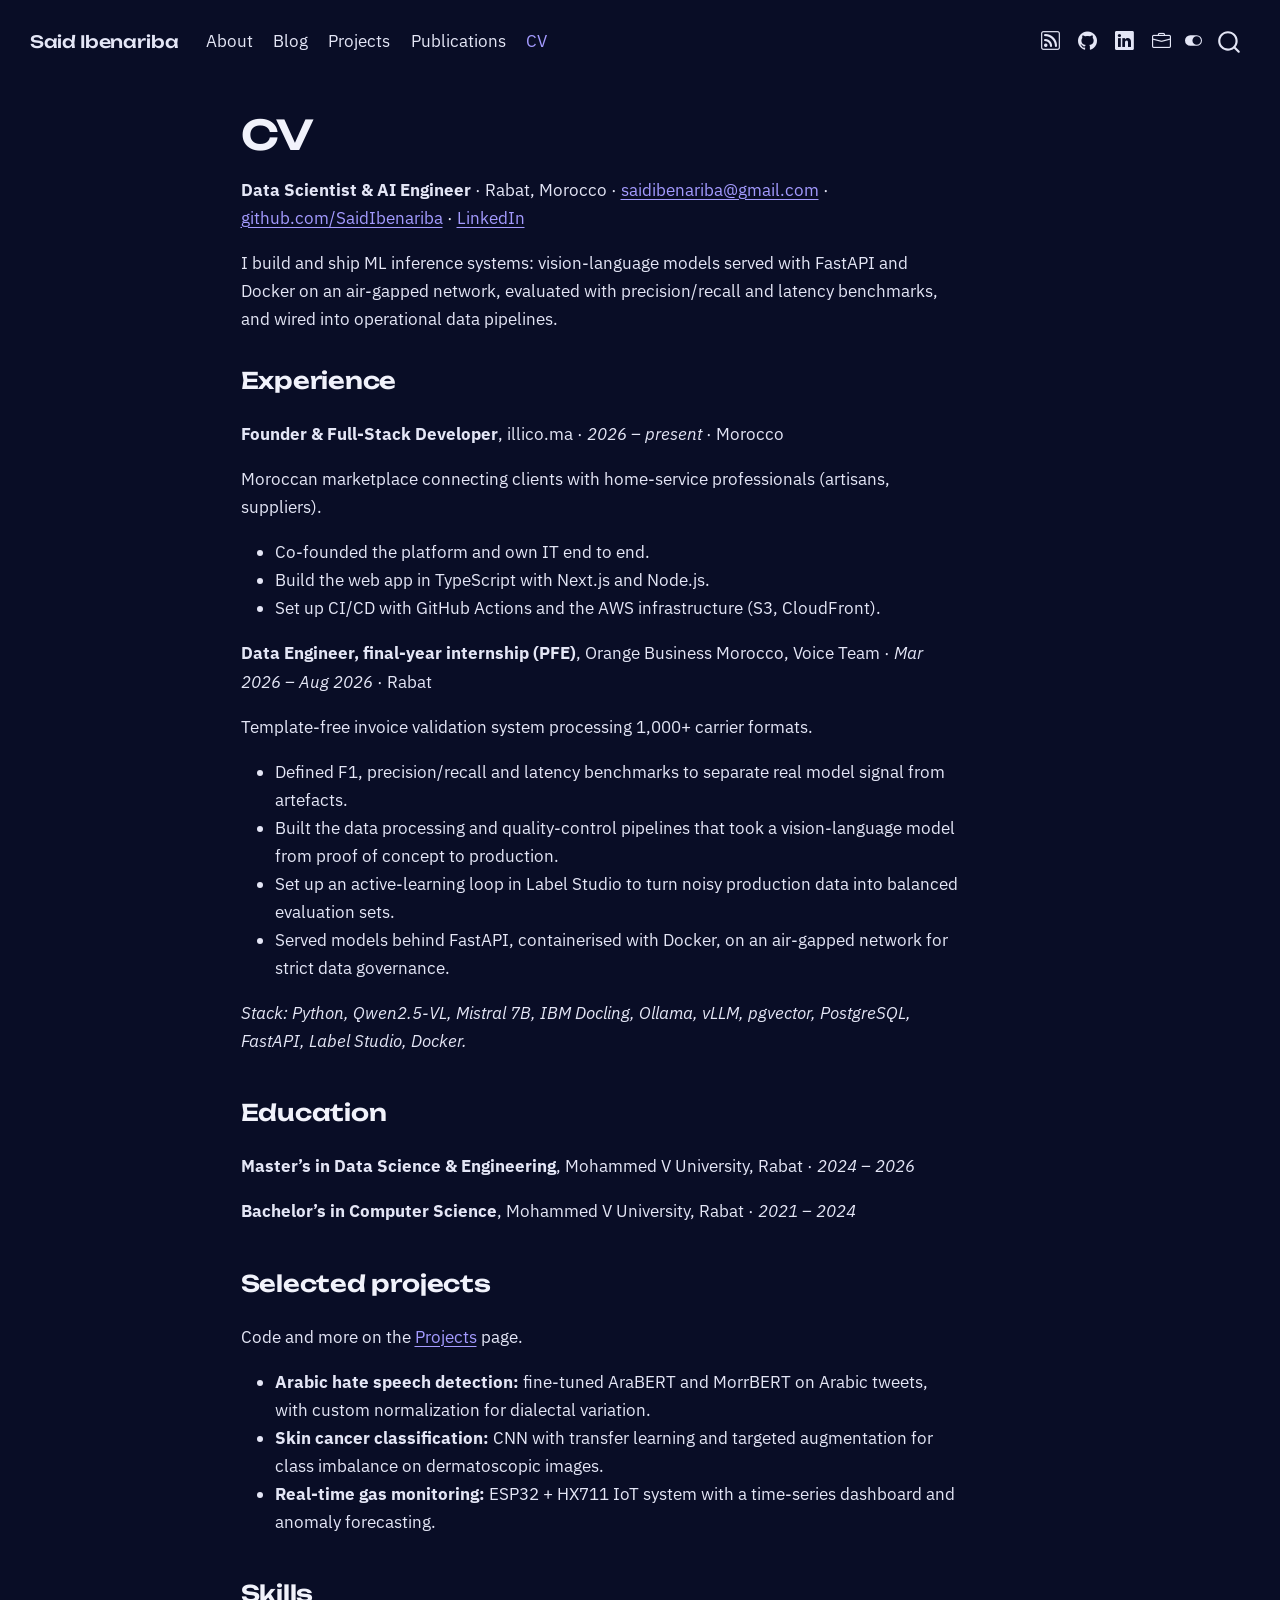
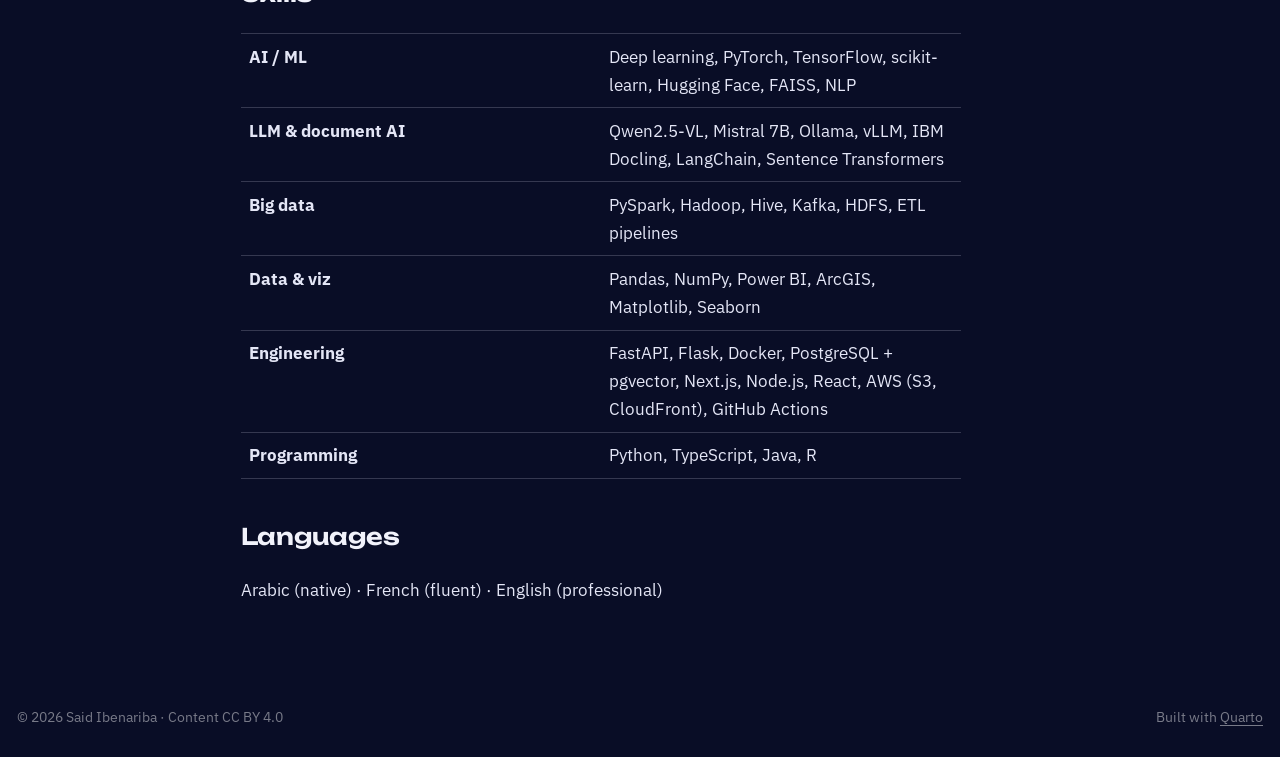
<file: cv.html>
<!DOCTYPE html>
<html xmlns="http://www.w3.org/1999/xhtml" lang="en" xml:lang="en"><head>

<meta charset="utf-8">
<meta name="generator" content="quarto-1.10.19">

<meta name="viewport" content="width=device-width, initial-scale=1.0, user-scalable=yes">


<title>CV – Said Ibenariba</title>
<style>
/* Default styles provided by pandoc.
** See https://pandoc.org/MANUAL.html#variables-for-html for config info.
*/
span.smallcaps{font-variant: small-caps;}
div.columns{display: flex; gap: 1.5em;}
div.column{flex: auto;}
@media screen {
div.columns{gap: min(4vw, 1.5em);}
div.column{overflow-x: auto;}
}
div.hanging-indent{margin-left: 1.5em; text-indent: -1.5em;}
ul.task-list{list-style: none;}
ul.task-list li input[type="checkbox"] {
  width: 0.8em;
  margin: 0 0.8em 0.2em -1em; /* quarto-specific, see https://github.com/quarto-dev/quarto-cli/issues/4556 */ 
  vertical-align: middle;
}
</style>


<script src="site_libs/quarto-nav/quarto-nav.js"></script>
<script src="site_libs/quarto-nav/headroom.min.js"></script>
<script src="site_libs/clipboard/clipboard.min.js"></script>
<script src="site_libs/quarto-search/autocomplete.umd.js"></script>
<script src="site_libs/quarto-search/fuse.min.js"></script>
<script src="site_libs/quarto-search/quarto-search.js"></script>
<meta name="quarto:offset" content="./">
<link href="./assets/favicon.svg" rel="icon" type="image/svg+xml">
<script src="site_libs/quarto-html/quarto.js" type="module"></script>
<script src="site_libs/quarto-html/tabsets/tabsets.js" type="module"></script>
<script src="site_libs/quarto-html/popper.min.js"></script>
<script src="site_libs/quarto-html/tippy.umd.min.js"></script>
<script src="site_libs/quarto-html/anchor.min.js"></script>
<link href="site_libs/quarto-html/tippy.css" rel="stylesheet">
<link href="site_libs/quarto-html/quarto-syntax-highlighting-a1a0ac0bc17a17fec410f27a3574284a.css" rel="stylesheet" class="quarto-color-scheme" id="quarto-text-highlighting-styles">
<link href="site_libs/quarto-html/quarto-syntax-highlighting-dark-78c4fea85fb1570527c0928b212a87b2.css" rel="stylesheet" class="quarto-color-scheme quarto-color-alternate" id="quarto-text-highlighting-styles">
<script src="site_libs/bootstrap/bootstrap.min.js"></script>
<link href="site_libs/bootstrap/bootstrap-icons.css" rel="stylesheet">
<link href="site_libs/bootstrap/bootstrap-2995d4d96903bc64587a846464d2fe16.min.css" rel="stylesheet" append-hash="true" class="quarto-color-scheme" id="quarto-bootstrap" data-mode="light">
<link href="site_libs/bootstrap/bootstrap-dark-d5bf0993cbe60043245f46b866723941.min.css" rel="stylesheet" append-hash="true" class="quarto-color-scheme quarto-color-alternate" id="quarto-bootstrap" data-mode="dark">
<script id="quarto-search-options" type="application/json">{
  "location": "navbar",
  "copy-button": false,
  "collapse-after": 3,
  "panel-placement": "end",
  "type": "overlay",
  "limit": 50,
  "keyboard-shortcut": [
    "f",
    "/",
    "s"
  ],
  "show-item-context": false,
  "language": {
    "search-no-results-text": "No results",
    "search-matching-documents-text": "matching documents",
    "search-copy-link-title": "Copy link to search",
    "search-hide-matches-text": "Hide additional matches",
    "search-more-match-text": "more match in this document",
    "search-more-matches-text": "more matches in this document",
    "search-clear-button-title": "Clear",
    "search-text-placeholder": "",
    "search-detached-cancel-button-title": "Cancel",
    "search-submit-button-title": "Submit",
    "search-label": "Search"
  }
}</script>
<style>html{ scroll-behavior: smooth; }</style>


<meta property="og:title" content="CV – Said Ibenariba">
<meta property="og:description" content="Notes on machine learning, speech &amp; NLP, and doing research carefully.">
<meta property="og:site_name" content="Said Ibenariba">
<meta name="twitter:title" content="CV – Said Ibenariba">
<meta name="twitter:description" content="Notes on machine learning, speech &amp; NLP, and doing research carefully.">
<meta name="twitter:card" content="summary">
</head>

<body class="nav-fixed fullcontent quarto-dark"><script id="quarto-html-before-body" type="application/javascript">
    const toggleBodyColorMode = (bsSheetEl) => {
      const mode = bsSheetEl.getAttribute("data-mode");
      const bodyEl = window.document.querySelector("body");
      if (mode === "dark") {
        bodyEl.classList.add("quarto-dark");
        bodyEl.classList.remove("quarto-light");
      } else {
        bodyEl.classList.add("quarto-light");
        bodyEl.classList.remove("quarto-dark");
      }
    }
    const toggleBodyColorPrimary = () => {
      const bsSheetEl = window.document.querySelector("link#quarto-bootstrap:not([rel=disabled-stylesheet])");
      if (bsSheetEl) {
        toggleBodyColorMode(bsSheetEl);
      }
    }
    const setColorSchemeToggle = (alternate) => {
      const toggles = window.document.querySelectorAll('.quarto-color-scheme-toggle');
      for (let i=0; i < toggles.length; i++) {
        const toggle = toggles[i];
        if (toggle) {
          if (alternate) {
            toggle.classList.add("alternate");
          } else {
            toggle.classList.remove("alternate");
          }
        }
      }
    };
    const toggleColorMode = (alternate) => {
      // Switch the stylesheets
      const primaryStylesheets = window.document.querySelectorAll('link.quarto-color-scheme:not(.quarto-color-alternate)');
      const alternateStylesheets = window.document.querySelectorAll('link.quarto-color-scheme.quarto-color-alternate');
      manageTransitions('#quarto-margin-sidebar .nav-link', false);
      if (alternate) {
        // note: dark is layered on light, we don't disable primary!
        enableStylesheet(alternateStylesheets);
        for (const sheetNode of alternateStylesheets) {
          if (sheetNode.id === "quarto-bootstrap") {
            toggleBodyColorMode(sheetNode);
          }
        }
      } else {
        disableStylesheet(alternateStylesheets);
        enableStylesheet(primaryStylesheets)
        toggleBodyColorPrimary();
      }
      manageTransitions('#quarto-margin-sidebar .nav-link', true);
      // Switch the toggles
      setColorSchemeToggle(alternate)
      // Hack to workaround the fact that safari doesn't
      // properly recolor the scrollbar when toggling (#1455)
      if (navigator.userAgent.indexOf('Safari') > 0 && navigator.userAgent.indexOf('Chrome') == -1) {
        manageTransitions("body", false);
        window.scrollTo(0, 1);
        setTimeout(() => {
          window.scrollTo(0, 0);
          manageTransitions("body", true);
        }, 40);
      }
    }
    const disableStylesheet = (stylesheets) => {
      for (let i=0; i < stylesheets.length; i++) {
        const stylesheet = stylesheets[i];
        stylesheet.rel = 'disabled-stylesheet';
      }
    }
    const enableStylesheet = (stylesheets) => {
      for (let i=0; i < stylesheets.length; i++) {
        const stylesheet = stylesheets[i];
        if(stylesheet.rel !== 'stylesheet') { // for Chrome, which will still FOUC without this check
          stylesheet.rel = 'stylesheet';
        }
      }
    }
    const manageTransitions = (selector, allowTransitions) => {
      const els = window.document.querySelectorAll(selector);
      for (let i=0; i < els.length; i++) {
        const el = els[i];
        if (allowTransitions) {
          el.classList.remove('notransition');
        } else {
          el.classList.add('notransition');
        }
      }
    }
    const isFileUrl = () => {
      return window.location.protocol === 'file:';
    }
    const hasAlternateSentinel = () => {
      let styleSentinel = getColorSchemeSentinel();
      if (styleSentinel !== null) {
        return styleSentinel === "alternate";
      } else {
        return false;
      }
    }
    const setStyleSentinel = (alternate) => {
      const value = alternate ? "alternate" : "default";
      if (!isFileUrl()) {
        window.localStorage.setItem("quarto-color-scheme", value);
      } else {
        localAlternateSentinel = value;
      }
    }
    const getColorSchemeSentinel = () => {
      if (!isFileUrl()) {
        const storageValue = window.localStorage.getItem("quarto-color-scheme");
        return storageValue != null ? storageValue : localAlternateSentinel;
      } else {
        return localAlternateSentinel;
      }
    }
    const toggleGiscusIfUsed = (isAlternate, darkModeDefault) => {
      const baseTheme = document.querySelector('#giscus-base-theme')?.value ?? 'light';
      const alternateTheme = document.querySelector('#giscus-alt-theme')?.value ?? 'dark';
      let newTheme = '';
      if(authorPrefersDark) {
        newTheme = isAlternate ? baseTheme : alternateTheme;
      } else {
        newTheme = isAlternate ? alternateTheme : baseTheme;
      }
      const changeGiscusTheme = () => {
        // From: https://github.com/giscus/giscus/issues/336
        const sendMessage = (message) => {
          const iframe = document.querySelector('iframe.giscus-frame');
          if (!iframe) return;
          iframe.contentWindow.postMessage({ giscus: message }, 'https://giscus.app');
        }
        sendMessage({
          setConfig: {
            theme: newTheme
          }
        });
      }
      const isGiscussLoaded = window.document.querySelector('iframe.giscus-frame') !== null;
      if (isGiscussLoaded) {
        changeGiscusTheme();
      }
    };
    const authorPrefersDark = true;
    const darkModeDefault = authorPrefersDark;
    let localAlternateSentinel = darkModeDefault ? 'alternate' : 'default';
    // Dark / light mode switch
    window.quartoToggleColorScheme = () => {
      // Read the current dark / light value
      let toAlternate = !hasAlternateSentinel();
      toggleColorMode(toAlternate);
      setStyleSentinel(toAlternate);
      toggleGiscusIfUsed(toAlternate, darkModeDefault);
      window.dispatchEvent(new Event('resize'));
    };
    // Switch to dark mode if need be
    if (hasAlternateSentinel()) {
      toggleColorMode(true);
    } else {
      toggleColorMode(false);
    }
  </script>

<div id="quarto-search-results"></div>
  <header id="quarto-header" class="headroom fixed-top">
    <nav class="navbar navbar-expand-lg " data-bs-theme="dark">
      <div class="navbar-container container-fluid">
      <div class="navbar-brand-container mx-auto">
    <a class="navbar-brand" href="./index.html">
    <span class="navbar-title">Said Ibenariba</span>
    </a>
  </div>
            <div id="quarto-search" class="" title="Search"></div>
          <button class="navbar-toggler" type="button" data-bs-toggle="collapse" data-bs-target="#navbarCollapse" aria-controls="navbarCollapse" role="menu" aria-expanded="false" aria-label="Toggle navigation" onclick="if (window.quartoToggleHeadroom) { window.quartoToggleHeadroom(); }">
  <span class="navbar-toggler-icon"></span>
</button>
          <div class="collapse navbar-collapse" id="navbarCollapse">
            <ul class="navbar-nav navbar-nav-scroll me-auto">
  <li class="nav-item">
    <a class="nav-link" href="./index.html"> 
<span class="menu-text">About</span></a>
  </li>  
  <li class="nav-item">
    <a class="nav-link" href="./blog.html"> 
<span class="menu-text">Blog</span></a>
  </li>  
  <li class="nav-item">
    <a class="nav-link" href="./projects.html"> 
<span class="menu-text">Projects</span></a>
  </li>  
  <li class="nav-item">
    <a class="nav-link" href="./publications.html"> 
<span class="menu-text">Publications</span></a>
  </li>  
  <li class="nav-item">
    <a class="nav-link active" href="./cv.html" aria-current="page"> 
<span class="menu-text">CV</span></a>
  </li>  
</ul>
            <ul class="navbar-nav navbar-nav-scroll ms-auto">
  <li class="nav-item compact">
    <a class="nav-link" href="./blog.xml"> <i class="bi bi-rss" role="img" aria-label="RSS">
</i> 
<span class="menu-text"></span></a>
  </li>  
  <li class="nav-item compact">
    <a class="nav-link" href="https://github.com/SaidIbenariba"> <i class="bi bi-github" role="img" aria-label="GitHub">
</i> 
<span class="menu-text"></span></a>
  </li>  
  <li class="nav-item compact">
    <a class="nav-link" href="https://www.linkedin.com/in/said-ibenariba-807b05289/"> <i class="bi bi-linkedin" role="img" aria-label="LinkedIn">
</i> 
<span class="menu-text"></span></a>
  </li>  
  <li class="nav-item compact">
    <a class="nav-link" href="https://www.upwork.com/freelancers/~01940599324880c3de"> <i class="bi bi-briefcase" role="img" aria-label="Upwork">
</i> 
<span class="menu-text"></span></a>
  </li>  
</ul>
          </div> <!-- /navcollapse -->
            <div class="quarto-navbar-tools">
  <a href="" class="quarto-color-scheme-toggle quarto-navigation-tool  px-1" onclick="window.quartoToggleColorScheme(); return false;" title="Toggle dark mode"><i class="bi"></i></a>
</div>
      </div> <!-- /container-fluid -->
    </nav>
</header>
<!-- content -->
<div id="quarto-content" class="quarto-container page-columns page-rows-contents page-layout-article page-navbar">
<!-- sidebar -->
<!-- margin-sidebar -->
    
<!-- main -->
<main class="content" id="quarto-document-content">


<header id="title-block-header" class="quarto-title-block default">
<div class="quarto-title">
<h1 class="title">CV</h1>
</div>



<div class="quarto-title-meta">

    
  
    
  </div>
  


</header>


<!-- Put your PDF at assets/cv.pdf and uncomment the next line -->
<!-- [Download CV (PDF)](assets/cv.pdf){.btn .btn-outline-primary} -->
<p><strong>Data Scientist &amp; AI Engineer</strong> · Rabat, Morocco · <a href="mailto:saidibenariba@gmail.com">saidibenariba@gmail.com</a> · <a href="https://github.com/SaidIbenariba">github.com/SaidIbenariba</a> · <a href="https://www.linkedin.com/in/said-ibenariba-807b05289/">LinkedIn</a></p>
<p>I build and ship ML inference systems: vision-language models served with FastAPI and Docker on an air-gapped network, evaluated with precision/recall and latency benchmarks, and wired into operational data pipelines.</p>
<section id="experience" class="level2">
<h2 class="anchored" data-anchor-id="experience">Experience</h2>
<p><strong>Founder &amp; Full-Stack Developer</strong>, illico.ma · <em>2026 – present</em> · Morocco</p>
<p>Moroccan marketplace connecting clients with home-service professionals (artisans, suppliers).</p>
<ul>
<li>Co-founded the platform and own IT end to end.</li>
<li>Build the web app in TypeScript with Next.js and Node.js.</li>
<li>Set up CI/CD with GitHub Actions and the AWS infrastructure (S3, CloudFront).</li>
</ul>
<p><strong>Data Engineer, final-year internship (PFE)</strong>, Orange Business Morocco, Voice Team · <em>Mar 2026 – Aug 2026</em> · Rabat</p>
<p>Template-free invoice validation system processing 1,000+ carrier formats.</p>
<ul>
<li>Defined F1, precision/recall and latency benchmarks to separate real model signal from artefacts.</li>
<li>Built the data processing and quality-control pipelines that took a vision-language model from proof of concept to production.</li>
<li>Set up an active-learning loop in Label Studio to turn noisy production data into balanced evaluation sets.</li>
<li>Served models behind FastAPI, containerised with Docker, on an air-gapped network for strict data governance.</li>
</ul>
<p><em>Stack: Python, Qwen2.5-VL, Mistral 7B, IBM Docling, Ollama, vLLM, pgvector, PostgreSQL, FastAPI, Label Studio, Docker.</em></p>
</section>
<section id="education" class="level2">
<h2 class="anchored" data-anchor-id="education">Education</h2>
<p><strong>Master’s in Data Science &amp; Engineering</strong>, Mohammed V University, Rabat · <em>2024 – 2026</em></p>
<p><strong>Bachelor’s in Computer Science</strong>, Mohammed V University, Rabat · <em>2021 – 2024</em></p>
</section>
<section id="selected-projects" class="level2">
<h2 class="anchored" data-anchor-id="selected-projects">Selected projects</h2>
<p>Code and more on the <a href="./projects.html">Projects</a> page.</p>
<ul>
<li><strong>Arabic hate speech detection:</strong> fine-tuned AraBERT and MorrBERT on Arabic tweets, with custom normalization for dialectal variation.</li>
<li><strong>Skin cancer classification:</strong> CNN with transfer learning and targeted augmentation for class imbalance on dermatoscopic images.</li>
<li><strong>Real-time gas monitoring:</strong> ESP32 + HX711 IoT system with a time-series dashboard and anomaly forecasting.</li>
</ul>
</section>
<section id="skills" class="level2">
<h2 class="anchored" data-anchor-id="skills">Skills</h2>
<table class="caption-top table">
<colgroup>
<col style="width: 50%">
<col style="width: 50%">
</colgroup>
<tbody>
<tr class="odd">
<td><strong>AI / ML</strong></td>
<td>Deep learning, PyTorch, TensorFlow, scikit-learn, Hugging Face, FAISS, NLP</td>
</tr>
<tr class="even">
<td><strong>LLM &amp; document AI</strong></td>
<td>Qwen2.5-VL, Mistral 7B, Ollama, vLLM, IBM Docling, LangChain, Sentence Transformers</td>
</tr>
<tr class="odd">
<td><strong>Big data</strong></td>
<td>PySpark, Hadoop, Hive, Kafka, HDFS, ETL pipelines</td>
</tr>
<tr class="even">
<td><strong>Data &amp; viz</strong></td>
<td>Pandas, NumPy, Power BI, ArcGIS, Matplotlib, Seaborn</td>
</tr>
<tr class="odd">
<td><strong>Engineering</strong></td>
<td>FastAPI, Flask, Docker, PostgreSQL + pgvector, Next.js, Node.js, React, AWS (S3, CloudFront), GitHub Actions</td>
</tr>
<tr class="even">
<td><strong>Programming</strong></td>
<td>Python, TypeScript, Java, R</td>
</tr>
</tbody>
</table>
</section>
<section id="languages" class="level2">
<h2 class="anchored" data-anchor-id="languages">Languages</h2>
<p>Arabic (native) · French (fluent) · English (professional)</p>


</section>

</main> <!-- /main -->
<script id="quarto-html-after-body" type="application/javascript">
  window.document.addEventListener("DOMContentLoaded", function (event) {
    // Ensure there is a toggle, if there isn't float one in the top right
    if (window.document.querySelector('.quarto-color-scheme-toggle') === null) {
      const a = window.document.createElement('a');
      a.classList.add('top-right');
      a.classList.add('quarto-color-scheme-toggle');
      a.href = "";
      a.onclick = function() { try { window.quartoToggleColorScheme(); } catch {} return false; };
      const i = window.document.createElement("i");
      i.classList.add('bi');
      a.appendChild(i);
      window.document.body.appendChild(a);
    }
    setColorSchemeToggle(hasAlternateSentinel())
    const icon = "";
    const anchorJS = new window.AnchorJS();
    anchorJS.options = {
      placement: 'right',
      icon: icon
    };
    anchorJS.add('.anchored');
    const isCodeAnnotation = (el) => {
      for (const clz of el.classList) {
        if (clz.startsWith('code-annotation-')) {                     
          return true;
        }
      }
      return false;
    }
    const onCopySuccess = function(e) {
      // button target
      const button = e.trigger;
      // don't keep focus
      button.blur();
      // flash "checked"
      button.classList.add('code-copy-button-checked');
      var currentTitle = button.getAttribute("title");
      button.setAttribute("title", "Copied!");
      let tooltip;
      if (window.bootstrap) {
        button.setAttribute("data-bs-toggle", "tooltip");
        button.setAttribute("data-bs-placement", "left");
        button.setAttribute("data-bs-title", "Copied!");
        tooltip = new bootstrap.Tooltip(button, 
          { trigger: "manual", 
            customClass: "code-copy-button-tooltip",
            offset: [0, -8]});
        tooltip.show();    
      }
      setTimeout(function() {
        if (tooltip) {
          tooltip.hide();
          button.removeAttribute("data-bs-title");
          button.removeAttribute("data-bs-toggle");
          button.removeAttribute("data-bs-placement");
        }
        button.setAttribute("title", currentTitle);
        button.classList.remove('code-copy-button-checked');
      }, 1000);
      // clear code selection
      e.clearSelection();
    }
    const getTextToCopy = function(trigger) {
      const outerScaffold = trigger.parentElement.cloneNode(true);
      const codeEl = outerScaffold.querySelector('code');
      for (const childEl of codeEl.children) {
        if (isCodeAnnotation(childEl)) {
          childEl.remove();
        }
      }
      return codeEl.innerText;
    }
    const clipboard = new window.ClipboardJS('.code-copy-button:not([data-in-quarto-modal])', {
      text: getTextToCopy
    });
    clipboard.on('success', onCopySuccess);
    if (window.document.getElementById('quarto-embedded-source-code-modal')) {
      const clipboardModal = new window.ClipboardJS('.code-copy-button[data-in-quarto-modal]', {
        text: getTextToCopy,
        container: window.document.getElementById('quarto-embedded-source-code-modal')
      });
      clipboardModal.on('success', onCopySuccess);
    }
      var localhostRegex = new RegExp(/^(?:http|https):\/\/localhost\:?[0-9]*\//);
      var mailtoRegex = new RegExp(/^mailto:/);
        var filterRegex = new RegExp("https:\/\/saidibenariba\.github\.io");
      var isInternal = (href) => {
          return filterRegex.test(href) || localhostRegex.test(href) || mailtoRegex.test(href);
      }
      // Inspect non-navigation links and adorn them if external
     var links = window.document.querySelectorAll('a[href]:not(.nav-link):not(.navbar-brand):not(.toc-action):not(.sidebar-link):not(.sidebar-item-toggle):not(.pagination-link):not(.no-external):not([aria-hidden]):not(.dropdown-item):not(.quarto-navigation-tool):not(.about-link)');
      for (var i=0; i<links.length; i++) {
        const link = links[i];
        if (!isInternal(link.href)) {
          // undo the damage that might have been done by quarto-nav.js in the case of
          // links that we want to consider external
          if (link.dataset.originalHref !== undefined) {
            link.href = link.dataset.originalHref;
          }
            // target, if specified
            link.setAttribute("target", "_blank");
            if (link.getAttribute("rel") === null) {
              link.setAttribute("rel", "noopener");
            }
        }
      }
    function tippyHover(el, contentFn, onTriggerFn, onUntriggerFn) {
      const config = {
        allowHTML: true,
        maxWidth: 500,
        delay: 100,
        arrow: false,
        appendTo: function(el) {
            return el.parentElement;
        },
        interactive: true,
        interactiveBorder: 10,
        theme: 'quarto',
        placement: 'bottom-start',
      };
      if (contentFn) {
        config.content = contentFn;
      }
      if (onTriggerFn) {
        config.onTrigger = onTriggerFn;
      }
      if (onUntriggerFn) {
        config.onUntrigger = onUntriggerFn;
      }
      window.tippy(el, config); 
    }
    const noterefs = window.document.querySelectorAll('a[role="doc-noteref"]');
    for (var i=0; i<noterefs.length; i++) {
      const ref = noterefs[i];
      tippyHover(ref, function() {
        // use id or data attribute instead here
        let href = ref.getAttribute('data-footnote-href') || ref.getAttribute('href');
        try { href = new URL(href).hash; } catch {}
        const id = href.replace(/^#\/?/, "");
        const note = window.document.getElementById(id);
        if (note) {
          return note.innerHTML;
        } else {
          return "";
        }
      });
    }
    const xrefs = window.document.querySelectorAll('a.quarto-xref');
    const processXRef = (id, note) => {
      // Strip column container classes
      const stripColumnClz = (el) => {
        el.classList.remove("page-full", "page-columns");
        if (el.children) {
          for (const child of el.children) {
            stripColumnClz(child);
          }
        }
      }
      stripColumnClz(note)
      if (id === null || id.startsWith('sec-')) {
        // Special case sections, only their first couple elements
        const container = document.createElement("div");
        if (note.children && note.children.length > 2) {
          container.appendChild(note.children[0].cloneNode(true));
          for (let i = 1; i < note.children.length; i++) {
            const child = note.children[i];
            if (child.tagName === "P" && child.innerText === "") {
              continue;
            } else {
              container.appendChild(child.cloneNode(true));
              break;
            }
          }
          if (window.Quarto?.typesetMath) {
            window.Quarto.typesetMath(container);
          }
          return container.innerHTML
        } else {
          if (window.Quarto?.typesetMath) {
            window.Quarto.typesetMath(note);
          }
          return note.innerHTML;
        }
      } else {
        // Remove any anchor links if they are present
        const anchorLink = note.querySelector('a.anchorjs-link');
        if (anchorLink) {
          anchorLink.remove();
        }
        if (window.Quarto?.typesetMath) {
          window.Quarto.typesetMath(note);
        }
        if (note.classList.contains("callout")) {
          return note.outerHTML;
        } else {
          return note.innerHTML;
        }
      }
    }
    for (var i=0; i<xrefs.length; i++) {
      const xref = xrefs[i];
      tippyHover(xref, undefined, function(instance) {
        instance.disable();
        let url = xref.getAttribute('href');
        let hash = undefined; 
        if (url.startsWith('#')) {
          hash = url;
        } else {
          try { hash = new URL(url).hash; } catch {}
        }
        if (hash) {
          const id = hash.replace(/^#\/?/, "");
          const note = window.document.getElementById(id);
          if (note !== null) {
            try {
              const html = processXRef(id, note.cloneNode(true));
              instance.setContent(html);
            } finally {
              instance.enable();
              instance.show();
            }
          } else {
            // See if we can fetch this
            fetch(url.split('#')[0])
            .then(res => res.text())
            .then(html => {
              const parser = new DOMParser();
              const htmlDoc = parser.parseFromString(html, "text/html");
              const note = htmlDoc.getElementById(id);
              if (note !== null) {
                const html = processXRef(id, note);
                instance.setContent(html);
              } 
            }).finally(() => {
              instance.enable();
              instance.show();
            });
          }
        } else {
          // See if we can fetch a full url (with no hash to target)
          // This is a special case and we should probably do some content thinning / targeting
          fetch(url)
          .then(res => res.text())
          .then(html => {
            const parser = new DOMParser();
            const htmlDoc = parser.parseFromString(html, "text/html");
            const note = htmlDoc.querySelector('main.content');
            if (note !== null) {
              // This should only happen for chapter cross references
              // (since there is no id in the URL)
              // remove the first header
              if (note.children.length > 0 && note.children[0].tagName === "HEADER") {
                note.children[0].remove();
              }
              const html = processXRef(null, note);
              instance.setContent(html);
            } 
          }).finally(() => {
            instance.enable();
            instance.show();
          });
        }
      }, function(instance) {
      });
    }
        let selectedAnnoteEl;
        const selectorForAnnotation = ( cell, annotation) => {
          let cellAttr = 'data-code-cell="' + cell + '"';
          let lineAttr = 'data-code-annotation="' +  annotation + '"';
          const selector = 'span[' + cellAttr + '][' + lineAttr + ']';
          return selector;
        }
        const selectCodeLines = (annoteEl) => {
          const doc = window.document;
          const targetCell = annoteEl.getAttribute("data-target-cell");
          const targetAnnotation = annoteEl.getAttribute("data-target-annotation");
          const annoteSpan = window.document.querySelector(selectorForAnnotation(targetCell, targetAnnotation));
          const lines = annoteSpan.getAttribute("data-code-lines").split(",");
          const lineIds = lines.map((line) => {
            return targetCell + "-" + line;
          })
          let top = null;
          let height = null;
          let parent = null;
          if (lineIds.length > 0) {
              //compute the position of the single el (top and bottom and make a div)
              const el = window.document.getElementById(lineIds[0]);
              top = el.offsetTop;
              height = el.offsetHeight;
              parent = el.parentElement.parentElement;
            if (lineIds.length > 1) {
              const lastEl = window.document.getElementById(lineIds[lineIds.length - 1]);
              const bottom = lastEl.offsetTop + lastEl.offsetHeight;
              height = bottom - top;
            }
            if (top !== null && height !== null && parent !== null) {
              // cook up a div (if necessary) and position it 
              let div = window.document.getElementById("code-annotation-line-highlight");
              if (div === null) {
                div = window.document.createElement("div");
                div.setAttribute("id", "code-annotation-line-highlight");
                div.style.position = 'absolute';
                parent.appendChild(div);
              }
              div.style.top = top - 2 + "px";
              div.style.height = height + 4 + "px";
              div.style.left = 0;
              let gutterDiv = window.document.getElementById("code-annotation-line-highlight-gutter");
              if (gutterDiv === null) {
                gutterDiv = window.document.createElement("div");
                gutterDiv.setAttribute("id", "code-annotation-line-highlight-gutter");
                gutterDiv.style.position = 'absolute';
                const codeCell = window.document.getElementById(targetCell);
                const gutter = codeCell.querySelector('.code-annotation-gutter');
                gutter.appendChild(gutterDiv);
              }
              gutterDiv.style.top = top - 2 + "px";
              gutterDiv.style.height = height + 4 + "px";
            }
            selectedAnnoteEl = annoteEl;
          }
        };
        const unselectCodeLines = () => {
          const elementsIds = ["code-annotation-line-highlight", "code-annotation-line-highlight-gutter"];
          elementsIds.forEach((elId) => {
            const div = window.document.getElementById(elId);
            if (div) {
              div.remove();
            }
          });
          selectedAnnoteEl = undefined;
        };
          // Handle positioning of the toggle
      window.addEventListener(
        "resize",
        throttle(() => {
          elRect = undefined;
          if (selectedAnnoteEl) {
            selectCodeLines(selectedAnnoteEl);
          }
        }, 10)
      );
      function throttle(fn, ms) {
      let throttle = false;
      let timer;
        return (...args) => {
          if(!throttle) { // first call gets through
              fn.apply(this, args);
              throttle = true;
          } else { // all the others get throttled
              if(timer) clearTimeout(timer); // cancel #2
              timer = setTimeout(() => {
                fn.apply(this, args);
                timer = throttle = false;
              }, ms);
          }
        };
      }
        // Attach click handler to the DT
        const annoteDls = window.document.querySelectorAll('dt[data-target-cell]');
        for (const annoteDlNode of annoteDls) {
          annoteDlNode.addEventListener('click', (event) => {
            const clickedEl = event.target;
            if (clickedEl !== selectedAnnoteEl) {
              unselectCodeLines();
              const activeEl = window.document.querySelector('dt[data-target-cell].code-annotation-active');
              if (activeEl) {
                activeEl.classList.remove('code-annotation-active');
              }
              selectCodeLines(clickedEl);
              clickedEl.classList.add('code-annotation-active');
            } else {
              // Unselect the line
              unselectCodeLines();
              clickedEl.classList.remove('code-annotation-active');
            }
          });
        }
    const findCites = (el) => {
      const parentEl = el.parentElement;
      if (parentEl) {
        const cites = parentEl.dataset.cites;
        if (cites) {
          return {
            el,
            cites: cites.split(' ')
          };
        } else {
          return findCites(el.parentElement)
        }
      } else {
        return undefined;
      }
    };
    var bibliorefs = window.document.querySelectorAll('a[role="doc-biblioref"]');
    for (var i=0; i<bibliorefs.length; i++) {
      const ref = bibliorefs[i];
      const citeInfo = findCites(ref);
      if (citeInfo) {
        tippyHover(citeInfo.el, function() {
          var popup = window.document.createElement('div');
          citeInfo.cites.forEach(function(cite) {
            var citeDiv = window.document.createElement('div');
            citeDiv.classList.add('hanging-indent');
            citeDiv.classList.add('csl-entry');
            var biblioDiv = window.document.getElementById('ref-' + cite);
            if (biblioDiv) {
              citeDiv.innerHTML = biblioDiv.innerHTML;
            }
            popup.appendChild(citeDiv);
          });
          return popup.innerHTML;
        });
      }
    }
  });
  </script>
</div> <!-- /content -->
<footer class="footer">
  <div class="nav-footer">
    <div class="nav-footer-left">
<p>© 2026 Said Ibenariba · Content CC BY 4.0</p>
</div>   
    <div class="nav-footer-center">
      &nbsp;
    </div>
    <div class="nav-footer-right">
<p>Built with <a href="https://quarto.org">Quarto</a></p>
</div>
  </div>
</footer>




<script src="site_libs/quarto-html/zenscroll-min.js"></script>
</body></html>
</file>
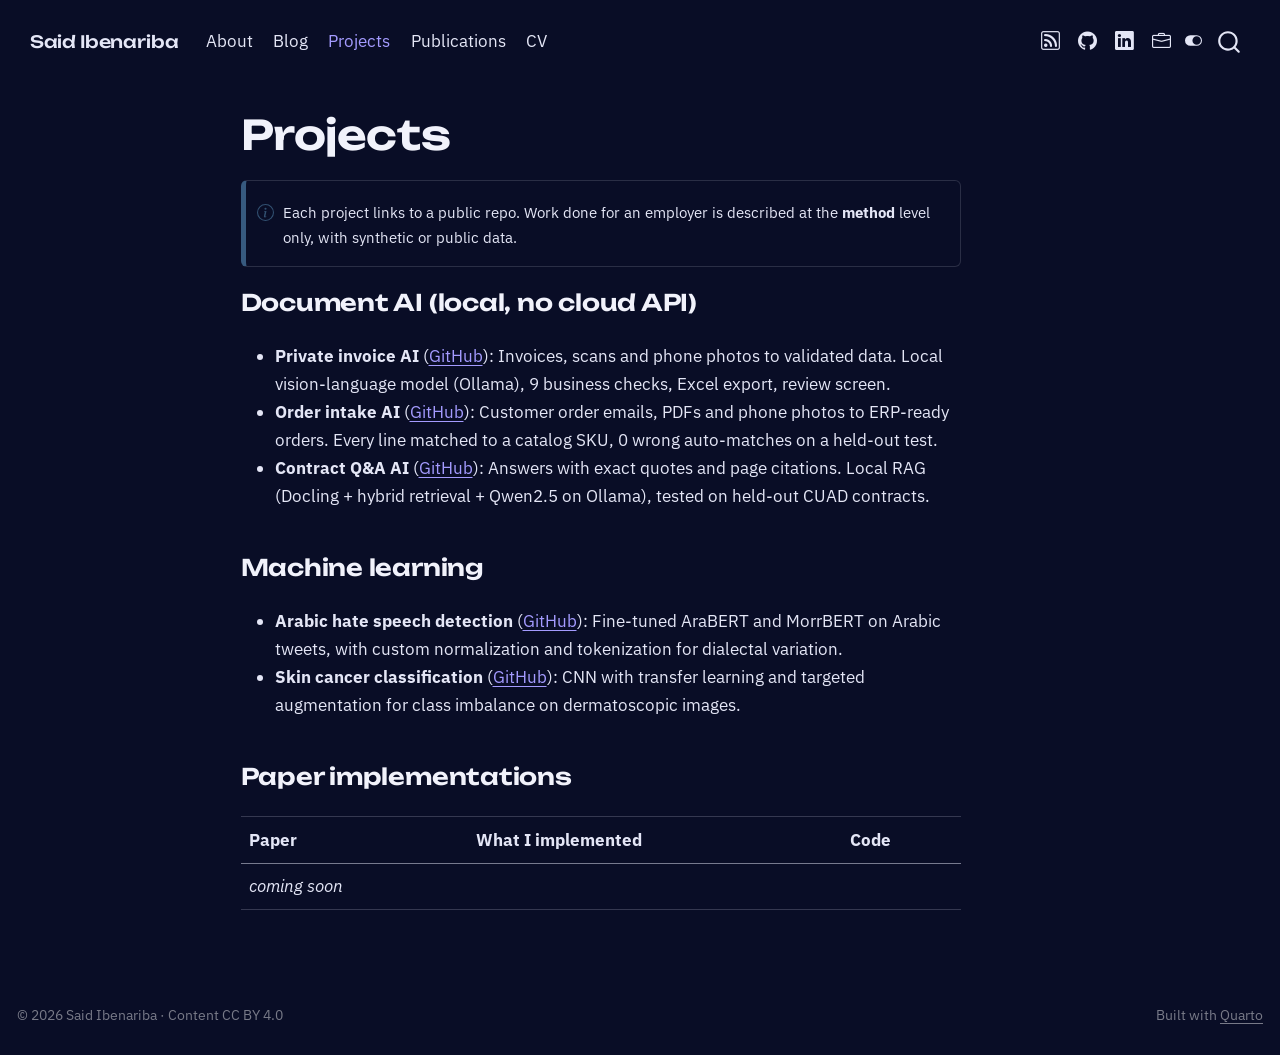
<file: projects.html>
<!DOCTYPE html>
<html xmlns="http://www.w3.org/1999/xhtml" lang="en" xml:lang="en"><head>

<meta charset="utf-8">
<meta name="generator" content="quarto-1.10.19">

<meta name="viewport" content="width=device-width, initial-scale=1.0, user-scalable=yes">


<title>Projects – Said Ibenariba</title>
<style>
/* Default styles provided by pandoc.
** See https://pandoc.org/MANUAL.html#variables-for-html for config info.
*/
span.smallcaps{font-variant: small-caps;}
div.columns{display: flex; gap: 1.5em;}
div.column{flex: auto;}
@media screen {
div.columns{gap: min(4vw, 1.5em);}
div.column{overflow-x: auto;}
}
div.hanging-indent{margin-left: 1.5em; text-indent: -1.5em;}
ul.task-list{list-style: none;}
ul.task-list li input[type="checkbox"] {
  width: 0.8em;
  margin: 0 0.8em 0.2em -1em; /* quarto-specific, see https://github.com/quarto-dev/quarto-cli/issues/4556 */ 
  vertical-align: middle;
}
</style>


<script src="site_libs/quarto-nav/quarto-nav.js"></script>
<script src="site_libs/quarto-nav/headroom.min.js"></script>
<script src="site_libs/clipboard/clipboard.min.js"></script>
<script src="site_libs/quarto-search/autocomplete.umd.js"></script>
<script src="site_libs/quarto-search/fuse.min.js"></script>
<script src="site_libs/quarto-search/quarto-search.js"></script>
<meta name="quarto:offset" content="./">
<link href="./assets/favicon.svg" rel="icon" type="image/svg+xml">
<script src="site_libs/quarto-html/quarto.js" type="module"></script>
<script src="site_libs/quarto-html/tabsets/tabsets.js" type="module"></script>
<script src="site_libs/quarto-html/popper.min.js"></script>
<script src="site_libs/quarto-html/tippy.umd.min.js"></script>
<script src="site_libs/quarto-html/anchor.min.js"></script>
<link href="site_libs/quarto-html/tippy.css" rel="stylesheet">
<link href="site_libs/quarto-html/quarto-syntax-highlighting-a1a0ac0bc17a17fec410f27a3574284a.css" rel="stylesheet" class="quarto-color-scheme" id="quarto-text-highlighting-styles">
<link href="site_libs/quarto-html/quarto-syntax-highlighting-dark-78c4fea85fb1570527c0928b212a87b2.css" rel="stylesheet" class="quarto-color-scheme quarto-color-alternate" id="quarto-text-highlighting-styles">
<script src="site_libs/bootstrap/bootstrap.min.js"></script>
<link href="site_libs/bootstrap/bootstrap-icons.css" rel="stylesheet">
<link href="site_libs/bootstrap/bootstrap-2995d4d96903bc64587a846464d2fe16.min.css" rel="stylesheet" append-hash="true" class="quarto-color-scheme" id="quarto-bootstrap" data-mode="light">
<link href="site_libs/bootstrap/bootstrap-dark-d5bf0993cbe60043245f46b866723941.min.css" rel="stylesheet" append-hash="true" class="quarto-color-scheme quarto-color-alternate" id="quarto-bootstrap" data-mode="dark">
<script id="quarto-search-options" type="application/json">{
  "location": "navbar",
  "copy-button": false,
  "collapse-after": 3,
  "panel-placement": "end",
  "type": "overlay",
  "limit": 50,
  "keyboard-shortcut": [
    "f",
    "/",
    "s"
  ],
  "show-item-context": false,
  "language": {
    "search-no-results-text": "No results",
    "search-matching-documents-text": "matching documents",
    "search-copy-link-title": "Copy link to search",
    "search-hide-matches-text": "Hide additional matches",
    "search-more-match-text": "more match in this document",
    "search-more-matches-text": "more matches in this document",
    "search-clear-button-title": "Clear",
    "search-text-placeholder": "",
    "search-detached-cancel-button-title": "Cancel",
    "search-submit-button-title": "Submit",
    "search-label": "Search"
  }
}</script>
<style>html{ scroll-behavior: smooth; }</style>


<meta property="og:title" content="Projects – Said Ibenariba">
<meta property="og:site_name" content="Said Ibenariba">
<meta name="twitter:title" content="Projects – Said Ibenariba">
<meta name="twitter:card" content="summary">
</head>

<body class="nav-fixed fullcontent quarto-dark"><script id="quarto-html-before-body" type="application/javascript">
    const toggleBodyColorMode = (bsSheetEl) => {
      const mode = bsSheetEl.getAttribute("data-mode");
      const bodyEl = window.document.querySelector("body");
      if (mode === "dark") {
        bodyEl.classList.add("quarto-dark");
        bodyEl.classList.remove("quarto-light");
      } else {
        bodyEl.classList.add("quarto-light");
        bodyEl.classList.remove("quarto-dark");
      }
    }
    const toggleBodyColorPrimary = () => {
      const bsSheetEl = window.document.querySelector("link#quarto-bootstrap:not([rel=disabled-stylesheet])");
      if (bsSheetEl) {
        toggleBodyColorMode(bsSheetEl);
      }
    }
    const setColorSchemeToggle = (alternate) => {
      const toggles = window.document.querySelectorAll('.quarto-color-scheme-toggle');
      for (let i=0; i < toggles.length; i++) {
        const toggle = toggles[i];
        if (toggle) {
          if (alternate) {
            toggle.classList.add("alternate");
          } else {
            toggle.classList.remove("alternate");
          }
        }
      }
    };
    const toggleColorMode = (alternate) => {
      // Switch the stylesheets
      const primaryStylesheets = window.document.querySelectorAll('link.quarto-color-scheme:not(.quarto-color-alternate)');
      const alternateStylesheets = window.document.querySelectorAll('link.quarto-color-scheme.quarto-color-alternate');
      manageTransitions('#quarto-margin-sidebar .nav-link', false);
      if (alternate) {
        // note: dark is layered on light, we don't disable primary!
        enableStylesheet(alternateStylesheets);
        for (const sheetNode of alternateStylesheets) {
          if (sheetNode.id === "quarto-bootstrap") {
            toggleBodyColorMode(sheetNode);
          }
        }
      } else {
        disableStylesheet(alternateStylesheets);
        enableStylesheet(primaryStylesheets)
        toggleBodyColorPrimary();
      }
      manageTransitions('#quarto-margin-sidebar .nav-link', true);
      // Switch the toggles
      setColorSchemeToggle(alternate)
      // Hack to workaround the fact that safari doesn't
      // properly recolor the scrollbar when toggling (#1455)
      if (navigator.userAgent.indexOf('Safari') > 0 && navigator.userAgent.indexOf('Chrome') == -1) {
        manageTransitions("body", false);
        window.scrollTo(0, 1);
        setTimeout(() => {
          window.scrollTo(0, 0);
          manageTransitions("body", true);
        }, 40);
      }
    }
    const disableStylesheet = (stylesheets) => {
      for (let i=0; i < stylesheets.length; i++) {
        const stylesheet = stylesheets[i];
        stylesheet.rel = 'disabled-stylesheet';
      }
    }
    const enableStylesheet = (stylesheets) => {
      for (let i=0; i < stylesheets.length; i++) {
        const stylesheet = stylesheets[i];
        if(stylesheet.rel !== 'stylesheet') { // for Chrome, which will still FOUC without this check
          stylesheet.rel = 'stylesheet';
        }
      }
    }
    const manageTransitions = (selector, allowTransitions) => {
      const els = window.document.querySelectorAll(selector);
      for (let i=0; i < els.length; i++) {
        const el = els[i];
        if (allowTransitions) {
          el.classList.remove('notransition');
        } else {
          el.classList.add('notransition');
        }
      }
    }
    const isFileUrl = () => {
      return window.location.protocol === 'file:';
    }
    const hasAlternateSentinel = () => {
      let styleSentinel = getColorSchemeSentinel();
      if (styleSentinel !== null) {
        return styleSentinel === "alternate";
      } else {
        return false;
      }
    }
    const setStyleSentinel = (alternate) => {
      const value = alternate ? "alternate" : "default";
      if (!isFileUrl()) {
        window.localStorage.setItem("quarto-color-scheme", value);
      } else {
        localAlternateSentinel = value;
      }
    }
    const getColorSchemeSentinel = () => {
      if (!isFileUrl()) {
        const storageValue = window.localStorage.getItem("quarto-color-scheme");
        return storageValue != null ? storageValue : localAlternateSentinel;
      } else {
        return localAlternateSentinel;
      }
    }
    const toggleGiscusIfUsed = (isAlternate, darkModeDefault) => {
      const baseTheme = document.querySelector('#giscus-base-theme')?.value ?? 'light';
      const alternateTheme = document.querySelector('#giscus-alt-theme')?.value ?? 'dark';
      let newTheme = '';
      if(authorPrefersDark) {
        newTheme = isAlternate ? baseTheme : alternateTheme;
      } else {
        newTheme = isAlternate ? alternateTheme : baseTheme;
      }
      const changeGiscusTheme = () => {
        // From: https://github.com/giscus/giscus/issues/336
        const sendMessage = (message) => {
          const iframe = document.querySelector('iframe.giscus-frame');
          if (!iframe) return;
          iframe.contentWindow.postMessage({ giscus: message }, 'https://giscus.app');
        }
        sendMessage({
          setConfig: {
            theme: newTheme
          }
        });
      }
      const isGiscussLoaded = window.document.querySelector('iframe.giscus-frame') !== null;
      if (isGiscussLoaded) {
        changeGiscusTheme();
      }
    };
    const authorPrefersDark = true;
    const darkModeDefault = authorPrefersDark;
    let localAlternateSentinel = darkModeDefault ? 'alternate' : 'default';
    // Dark / light mode switch
    window.quartoToggleColorScheme = () => {
      // Read the current dark / light value
      let toAlternate = !hasAlternateSentinel();
      toggleColorMode(toAlternate);
      setStyleSentinel(toAlternate);
      toggleGiscusIfUsed(toAlternate, darkModeDefault);
      window.dispatchEvent(new Event('resize'));
    };
    // Switch to dark mode if need be
    if (hasAlternateSentinel()) {
      toggleColorMode(true);
    } else {
      toggleColorMode(false);
    }
  </script>

<div id="quarto-search-results"></div>
  <header id="quarto-header" class="headroom fixed-top">
    <nav class="navbar navbar-expand-lg " data-bs-theme="dark">
      <div class="navbar-container container-fluid">
      <div class="navbar-brand-container mx-auto">
    <a class="navbar-brand" href="./index.html">
    <span class="navbar-title">Said Ibenariba</span>
    </a>
  </div>
            <div id="quarto-search" class="" title="Search"></div>
          <button class="navbar-toggler" type="button" data-bs-toggle="collapse" data-bs-target="#navbarCollapse" aria-controls="navbarCollapse" role="menu" aria-expanded="false" aria-label="Toggle navigation" onclick="if (window.quartoToggleHeadroom) { window.quartoToggleHeadroom(); }">
  <span class="navbar-toggler-icon"></span>
</button>
          <div class="collapse navbar-collapse" id="navbarCollapse">
            <ul class="navbar-nav navbar-nav-scroll me-auto">
  <li class="nav-item">
    <a class="nav-link" href="./index.html"> 
<span class="menu-text">About</span></a>
  </li>  
  <li class="nav-item">
    <a class="nav-link" href="./blog.html"> 
<span class="menu-text">Blog</span></a>
  </li>  
  <li class="nav-item">
    <a class="nav-link active" href="./projects.html" aria-current="page"> 
<span class="menu-text">Projects</span></a>
  </li>  
  <li class="nav-item">
    <a class="nav-link" href="./publications.html"> 
<span class="menu-text">Publications</span></a>
  </li>  
  <li class="nav-item">
    <a class="nav-link" href="./cv.html"> 
<span class="menu-text">CV</span></a>
  </li>  
</ul>
            <ul class="navbar-nav navbar-nav-scroll ms-auto">
  <li class="nav-item compact">
    <a class="nav-link" href="./blog.xml"> <i class="bi bi-rss" role="img" aria-label="RSS">
</i> 
<span class="menu-text"></span></a>
  </li>  
  <li class="nav-item compact">
    <a class="nav-link" href="https://github.com/SaidIbenariba"> <i class="bi bi-github" role="img" aria-label="GitHub">
</i> 
<span class="menu-text"></span></a>
  </li>  
  <li class="nav-item compact">
    <a class="nav-link" href="https://www.linkedin.com/in/said-ibenariba-807b05289/"> <i class="bi bi-linkedin" role="img" aria-label="LinkedIn">
</i> 
<span class="menu-text"></span></a>
  </li>  
  <li class="nav-item compact">
    <a class="nav-link" href="https://www.upwork.com/freelancers/~01940599324880c3de"> <i class="bi bi-briefcase" role="img" aria-label="Upwork">
</i> 
<span class="menu-text"></span></a>
  </li>  
</ul>
          </div> <!-- /navcollapse -->
            <div class="quarto-navbar-tools">
  <a href="" class="quarto-color-scheme-toggle quarto-navigation-tool  px-1" onclick="window.quartoToggleColorScheme(); return false;" title="Toggle dark mode"><i class="bi"></i></a>
</div>
      </div> <!-- /container-fluid -->
    </nav>
</header>
<!-- content -->
<div id="quarto-content" class="quarto-container page-columns page-rows-contents page-layout-article page-navbar">
<!-- sidebar -->
<!-- margin-sidebar -->
    
<!-- main -->
<main class="content" id="quarto-document-content">


<header id="title-block-header" class="quarto-title-block default">
<div class="quarto-title">
<h1 class="title">Projects</h1>
</div>



<div class="quarto-title-meta">

    
  
    
  </div>
  


</header>


<div class="callout callout-style-simple callout-note">
<div class="callout-body d-flex">
<div class="callout-icon-container">
<i class="callout-icon"></i>
</div>
<div class="callout-body-container">
<p>Each project links to a public repo. Work done for an employer is described at the <strong>method</strong> level only, with synthetic or public data.</p>
</div>
</div>
</div>
<section id="document-ai-local-no-cloud-api" class="level2">
<h2 class="anchored" data-anchor-id="document-ai-local-no-cloud-api">Document AI (local, no cloud API)</h2>
<ul>
<li><strong>Private invoice AI</strong> (<a href="https://github.com/SaidIbenariba/private-invoice-ai">GitHub</a>): Invoices, scans and phone photos to validated data. Local vision-language model (Ollama), 9 business checks, Excel export, review screen.</li>
<li><strong>Order intake AI</strong> (<a href="https://github.com/SaidIbenariba/order-intake-ai">GitHub</a>): Customer order emails, PDFs and phone photos to ERP-ready orders. Every line matched to a catalog SKU, 0 wrong auto-matches on a held-out test.</li>
<li><strong>Contract Q&amp;A AI</strong> (<a href="https://github.com/SaidIbenariba/contract-qa-ai">GitHub</a>): Answers with exact quotes and page citations. Local RAG (Docling + hybrid retrieval + Qwen2.5 on Ollama), tested on held-out CUAD contracts.</li>
</ul>
</section>
<section id="machine-learning" class="level2">
<h2 class="anchored" data-anchor-id="machine-learning">Machine learning</h2>
<ul>
<li><strong>Arabic hate speech detection</strong> (<a href="https://github.com/SaidIbenariba/AraHateSpeech_Detection_Twitter_Master2">GitHub</a>): Fine-tuned AraBERT and MorrBERT on Arabic tweets, with custom normalization and tokenization for dialectal variation.</li>
<li><strong>Skin cancer classification</strong> (<a href="https://github.com/SaidIbenariba/Skin_Cancer_Classification">GitHub</a>): CNN with transfer learning and targeted augmentation for class imbalance on dermatoscopic images.</li>
</ul>
</section>
<section id="paper-implementations" class="level2">
<h2 class="anchored" data-anchor-id="paper-implementations">Paper implementations</h2>
<table class="caption-top table">
<thead>
<tr class="header">
<th>Paper</th>
<th>What I implemented</th>
<th>Code</th>
</tr>
</thead>
<tbody>
<tr class="odd">
<td><em>coming soon</em></td>
<td></td>
<td></td>
</tr>
</tbody>
</table>


</section>

</main> <!-- /main -->
<script id="quarto-html-after-body" type="application/javascript">
  window.document.addEventListener("DOMContentLoaded", function (event) {
    // Ensure there is a toggle, if there isn't float one in the top right
    if (window.document.querySelector('.quarto-color-scheme-toggle') === null) {
      const a = window.document.createElement('a');
      a.classList.add('top-right');
      a.classList.add('quarto-color-scheme-toggle');
      a.href = "";
      a.onclick = function() { try { window.quartoToggleColorScheme(); } catch {} return false; };
      const i = window.document.createElement("i");
      i.classList.add('bi');
      a.appendChild(i);
      window.document.body.appendChild(a);
    }
    setColorSchemeToggle(hasAlternateSentinel())
    const icon = "";
    const anchorJS = new window.AnchorJS();
    anchorJS.options = {
      placement: 'right',
      icon: icon
    };
    anchorJS.add('.anchored');
    const isCodeAnnotation = (el) => {
      for (const clz of el.classList) {
        if (clz.startsWith('code-annotation-')) {                     
          return true;
        }
      }
      return false;
    }
    const onCopySuccess = function(e) {
      // button target
      const button = e.trigger;
      // don't keep focus
      button.blur();
      // flash "checked"
      button.classList.add('code-copy-button-checked');
      var currentTitle = button.getAttribute("title");
      button.setAttribute("title", "Copied!");
      let tooltip;
      if (window.bootstrap) {
        button.setAttribute("data-bs-toggle", "tooltip");
        button.setAttribute("data-bs-placement", "left");
        button.setAttribute("data-bs-title", "Copied!");
        tooltip = new bootstrap.Tooltip(button, 
          { trigger: "manual", 
            customClass: "code-copy-button-tooltip",
            offset: [0, -8]});
        tooltip.show();    
      }
      setTimeout(function() {
        if (tooltip) {
          tooltip.hide();
          button.removeAttribute("data-bs-title");
          button.removeAttribute("data-bs-toggle");
          button.removeAttribute("data-bs-placement");
        }
        button.setAttribute("title", currentTitle);
        button.classList.remove('code-copy-button-checked');
      }, 1000);
      // clear code selection
      e.clearSelection();
    }
    const getTextToCopy = function(trigger) {
      const outerScaffold = trigger.parentElement.cloneNode(true);
      const codeEl = outerScaffold.querySelector('code');
      for (const childEl of codeEl.children) {
        if (isCodeAnnotation(childEl)) {
          childEl.remove();
        }
      }
      return codeEl.innerText;
    }
    const clipboard = new window.ClipboardJS('.code-copy-button:not([data-in-quarto-modal])', {
      text: getTextToCopy
    });
    clipboard.on('success', onCopySuccess);
    if (window.document.getElementById('quarto-embedded-source-code-modal')) {
      const clipboardModal = new window.ClipboardJS('.code-copy-button[data-in-quarto-modal]', {
        text: getTextToCopy,
        container: window.document.getElementById('quarto-embedded-source-code-modal')
      });
      clipboardModal.on('success', onCopySuccess);
    }
      var localhostRegex = new RegExp(/^(?:http|https):\/\/localhost\:?[0-9]*\//);
      var mailtoRegex = new RegExp(/^mailto:/);
        var filterRegex = new RegExp("https:\/\/saidibenariba\.github\.io");
      var isInternal = (href) => {
          return filterRegex.test(href) || localhostRegex.test(href) || mailtoRegex.test(href);
      }
      // Inspect non-navigation links and adorn them if external
     var links = window.document.querySelectorAll('a[href]:not(.nav-link):not(.navbar-brand):not(.toc-action):not(.sidebar-link):not(.sidebar-item-toggle):not(.pagination-link):not(.no-external):not([aria-hidden]):not(.dropdown-item):not(.quarto-navigation-tool):not(.about-link)');
      for (var i=0; i<links.length; i++) {
        const link = links[i];
        if (!isInternal(link.href)) {
          // undo the damage that might have been done by quarto-nav.js in the case of
          // links that we want to consider external
          if (link.dataset.originalHref !== undefined) {
            link.href = link.dataset.originalHref;
          }
            // target, if specified
            link.setAttribute("target", "_blank");
            if (link.getAttribute("rel") === null) {
              link.setAttribute("rel", "noopener");
            }
        }
      }
    function tippyHover(el, contentFn, onTriggerFn, onUntriggerFn) {
      const config = {
        allowHTML: true,
        maxWidth: 500,
        delay: 100,
        arrow: false,
        appendTo: function(el) {
            return el.parentElement;
        },
        interactive: true,
        interactiveBorder: 10,
        theme: 'quarto',
        placement: 'bottom-start',
      };
      if (contentFn) {
        config.content = contentFn;
      }
      if (onTriggerFn) {
        config.onTrigger = onTriggerFn;
      }
      if (onUntriggerFn) {
        config.onUntrigger = onUntriggerFn;
      }
      window.tippy(el, config); 
    }
    const noterefs = window.document.querySelectorAll('a[role="doc-noteref"]');
    for (var i=0; i<noterefs.length; i++) {
      const ref = noterefs[i];
      tippyHover(ref, function() {
        // use id or data attribute instead here
        let href = ref.getAttribute('data-footnote-href') || ref.getAttribute('href');
        try { href = new URL(href).hash; } catch {}
        const id = href.replace(/^#\/?/, "");
        const note = window.document.getElementById(id);
        if (note) {
          return note.innerHTML;
        } else {
          return "";
        }
      });
    }
    const xrefs = window.document.querySelectorAll('a.quarto-xref');
    const processXRef = (id, note) => {
      // Strip column container classes
      const stripColumnClz = (el) => {
        el.classList.remove("page-full", "page-columns");
        if (el.children) {
          for (const child of el.children) {
            stripColumnClz(child);
          }
        }
      }
      stripColumnClz(note)
      if (id === null || id.startsWith('sec-')) {
        // Special case sections, only their first couple elements
        const container = document.createElement("div");
        if (note.children && note.children.length > 2) {
          container.appendChild(note.children[0].cloneNode(true));
          for (let i = 1; i < note.children.length; i++) {
            const child = note.children[i];
            if (child.tagName === "P" && child.innerText === "") {
              continue;
            } else {
              container.appendChild(child.cloneNode(true));
              break;
            }
          }
          if (window.Quarto?.typesetMath) {
            window.Quarto.typesetMath(container);
          }
          return container.innerHTML
        } else {
          if (window.Quarto?.typesetMath) {
            window.Quarto.typesetMath(note);
          }
          return note.innerHTML;
        }
      } else {
        // Remove any anchor links if they are present
        const anchorLink = note.querySelector('a.anchorjs-link');
        if (anchorLink) {
          anchorLink.remove();
        }
        if (window.Quarto?.typesetMath) {
          window.Quarto.typesetMath(note);
        }
        if (note.classList.contains("callout")) {
          return note.outerHTML;
        } else {
          return note.innerHTML;
        }
      }
    }
    for (var i=0; i<xrefs.length; i++) {
      const xref = xrefs[i];
      tippyHover(xref, undefined, function(instance) {
        instance.disable();
        let url = xref.getAttribute('href');
        let hash = undefined; 
        if (url.startsWith('#')) {
          hash = url;
        } else {
          try { hash = new URL(url).hash; } catch {}
        }
        if (hash) {
          const id = hash.replace(/^#\/?/, "");
          const note = window.document.getElementById(id);
          if (note !== null) {
            try {
              const html = processXRef(id, note.cloneNode(true));
              instance.setContent(html);
            } finally {
              instance.enable();
              instance.show();
            }
          } else {
            // See if we can fetch this
            fetch(url.split('#')[0])
            .then(res => res.text())
            .then(html => {
              const parser = new DOMParser();
              const htmlDoc = parser.parseFromString(html, "text/html");
              const note = htmlDoc.getElementById(id);
              if (note !== null) {
                const html = processXRef(id, note);
                instance.setContent(html);
              } 
            }).finally(() => {
              instance.enable();
              instance.show();
            });
          }
        } else {
          // See if we can fetch a full url (with no hash to target)
          // This is a special case and we should probably do some content thinning / targeting
          fetch(url)
          .then(res => res.text())
          .then(html => {
            const parser = new DOMParser();
            const htmlDoc = parser.parseFromString(html, "text/html");
            const note = htmlDoc.querySelector('main.content');
            if (note !== null) {
              // This should only happen for chapter cross references
              // (since there is no id in the URL)
              // remove the first header
              if (note.children.length > 0 && note.children[0].tagName === "HEADER") {
                note.children[0].remove();
              }
              const html = processXRef(null, note);
              instance.setContent(html);
            } 
          }).finally(() => {
            instance.enable();
            instance.show();
          });
        }
      }, function(instance) {
      });
    }
        let selectedAnnoteEl;
        const selectorForAnnotation = ( cell, annotation) => {
          let cellAttr = 'data-code-cell="' + cell + '"';
          let lineAttr = 'data-code-annotation="' +  annotation + '"';
          const selector = 'span[' + cellAttr + '][' + lineAttr + ']';
          return selector;
        }
        const selectCodeLines = (annoteEl) => {
          const doc = window.document;
          const targetCell = annoteEl.getAttribute("data-target-cell");
          const targetAnnotation = annoteEl.getAttribute("data-target-annotation");
          const annoteSpan = window.document.querySelector(selectorForAnnotation(targetCell, targetAnnotation));
          const lines = annoteSpan.getAttribute("data-code-lines").split(",");
          const lineIds = lines.map((line) => {
            return targetCell + "-" + line;
          })
          let top = null;
          let height = null;
          let parent = null;
          if (lineIds.length > 0) {
              //compute the position of the single el (top and bottom and make a div)
              const el = window.document.getElementById(lineIds[0]);
              top = el.offsetTop;
              height = el.offsetHeight;
              parent = el.parentElement.parentElement;
            if (lineIds.length > 1) {
              const lastEl = window.document.getElementById(lineIds[lineIds.length - 1]);
              const bottom = lastEl.offsetTop + lastEl.offsetHeight;
              height = bottom - top;
            }
            if (top !== null && height !== null && parent !== null) {
              // cook up a div (if necessary) and position it 
              let div = window.document.getElementById("code-annotation-line-highlight");
              if (div === null) {
                div = window.document.createElement("div");
                div.setAttribute("id", "code-annotation-line-highlight");
                div.style.position = 'absolute';
                parent.appendChild(div);
              }
              div.style.top = top - 2 + "px";
              div.style.height = height + 4 + "px";
              div.style.left = 0;
              let gutterDiv = window.document.getElementById("code-annotation-line-highlight-gutter");
              if (gutterDiv === null) {
                gutterDiv = window.document.createElement("div");
                gutterDiv.setAttribute("id", "code-annotation-line-highlight-gutter");
                gutterDiv.style.position = 'absolute';
                const codeCell = window.document.getElementById(targetCell);
                const gutter = codeCell.querySelector('.code-annotation-gutter');
                gutter.appendChild(gutterDiv);
              }
              gutterDiv.style.top = top - 2 + "px";
              gutterDiv.style.height = height + 4 + "px";
            }
            selectedAnnoteEl = annoteEl;
          }
        };
        const unselectCodeLines = () => {
          const elementsIds = ["code-annotation-line-highlight", "code-annotation-line-highlight-gutter"];
          elementsIds.forEach((elId) => {
            const div = window.document.getElementById(elId);
            if (div) {
              div.remove();
            }
          });
          selectedAnnoteEl = undefined;
        };
          // Handle positioning of the toggle
      window.addEventListener(
        "resize",
        throttle(() => {
          elRect = undefined;
          if (selectedAnnoteEl) {
            selectCodeLines(selectedAnnoteEl);
          }
        }, 10)
      );
      function throttle(fn, ms) {
      let throttle = false;
      let timer;
        return (...args) => {
          if(!throttle) { // first call gets through
              fn.apply(this, args);
              throttle = true;
          } else { // all the others get throttled
              if(timer) clearTimeout(timer); // cancel #2
              timer = setTimeout(() => {
                fn.apply(this, args);
                timer = throttle = false;
              }, ms);
          }
        };
      }
        // Attach click handler to the DT
        const annoteDls = window.document.querySelectorAll('dt[data-target-cell]');
        for (const annoteDlNode of annoteDls) {
          annoteDlNode.addEventListener('click', (event) => {
            const clickedEl = event.target;
            if (clickedEl !== selectedAnnoteEl) {
              unselectCodeLines();
              const activeEl = window.document.querySelector('dt[data-target-cell].code-annotation-active');
              if (activeEl) {
                activeEl.classList.remove('code-annotation-active');
              }
              selectCodeLines(clickedEl);
              clickedEl.classList.add('code-annotation-active');
            } else {
              // Unselect the line
              unselectCodeLines();
              clickedEl.classList.remove('code-annotation-active');
            }
          });
        }
    const findCites = (el) => {
      const parentEl = el.parentElement;
      if (parentEl) {
        const cites = parentEl.dataset.cites;
        if (cites) {
          return {
            el,
            cites: cites.split(' ')
          };
        } else {
          return findCites(el.parentElement)
        }
      } else {
        return undefined;
      }
    };
    var bibliorefs = window.document.querySelectorAll('a[role="doc-biblioref"]');
    for (var i=0; i<bibliorefs.length; i++) {
      const ref = bibliorefs[i];
      const citeInfo = findCites(ref);
      if (citeInfo) {
        tippyHover(citeInfo.el, function() {
          var popup = window.document.createElement('div');
          citeInfo.cites.forEach(function(cite) {
            var citeDiv = window.document.createElement('div');
            citeDiv.classList.add('hanging-indent');
            citeDiv.classList.add('csl-entry');
            var biblioDiv = window.document.getElementById('ref-' + cite);
            if (biblioDiv) {
              citeDiv.innerHTML = biblioDiv.innerHTML;
            }
            popup.appendChild(citeDiv);
          });
          return popup.innerHTML;
        });
      }
    }
  });
  </script>
</div> <!-- /content -->
<footer class="footer">
  <div class="nav-footer">
    <div class="nav-footer-left">
<p>© 2026 Said Ibenariba · Content CC BY 4.0</p>
</div>   
    <div class="nav-footer-center">
      &nbsp;
    </div>
    <div class="nav-footer-right">
<p>Built with <a href="https://quarto.org">Quarto</a></p>
</div>
  </div>
</footer>




<script src="site_libs/quarto-html/zenscroll-min.js"></script>
</body></html>
</file>
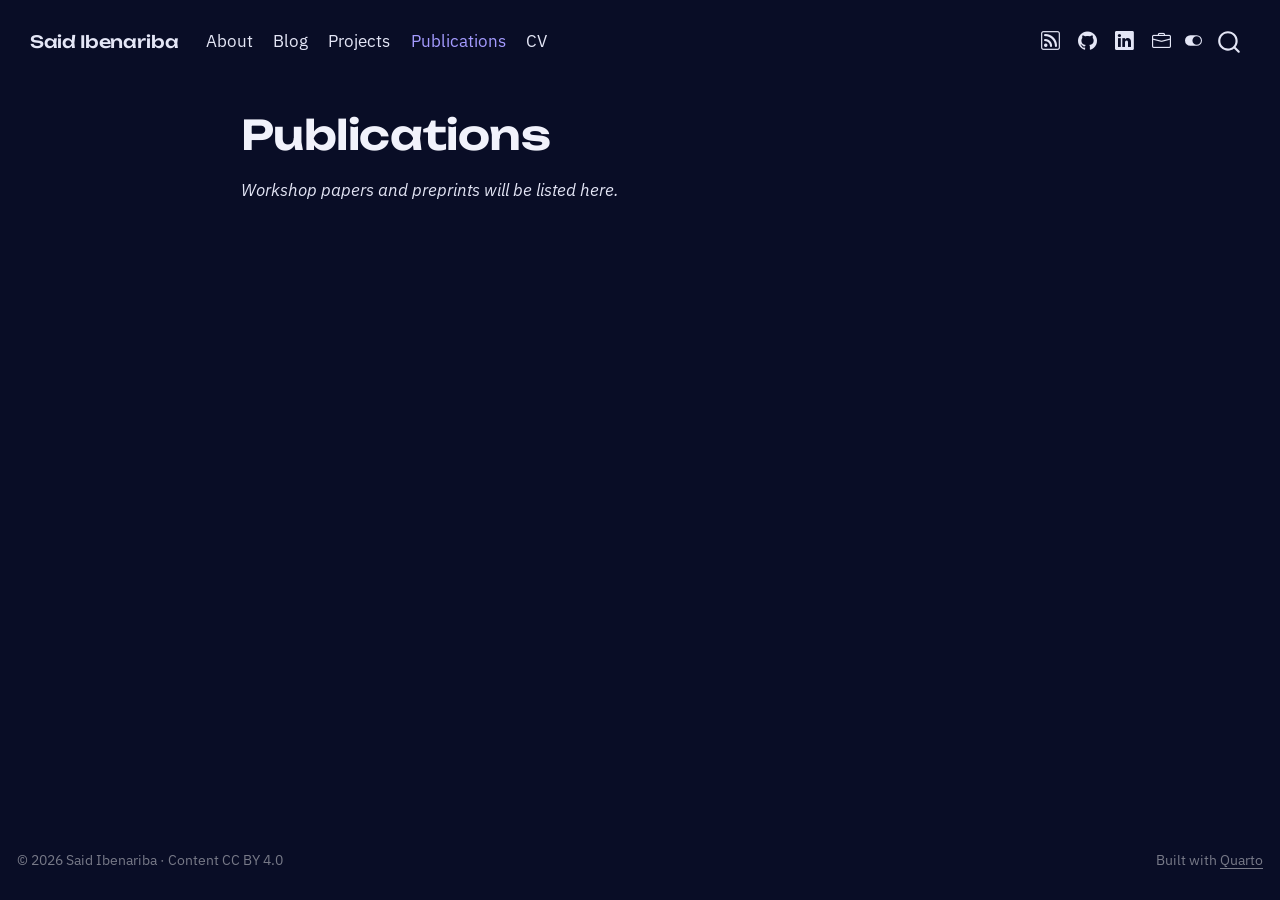
<file: publications.html>
<!DOCTYPE html>
<html xmlns="http://www.w3.org/1999/xhtml" lang="en" xml:lang="en"><head>

<meta charset="utf-8">
<meta name="generator" content="quarto-1.10.19">

<meta name="viewport" content="width=device-width, initial-scale=1.0, user-scalable=yes">


<title>Publications – Said Ibenariba</title>
<style>
/* Default styles provided by pandoc.
** See https://pandoc.org/MANUAL.html#variables-for-html for config info.
*/
span.smallcaps{font-variant: small-caps;}
div.columns{display: flex; gap: 1.5em;}
div.column{flex: auto;}
@media screen {
div.columns{gap: min(4vw, 1.5em);}
div.column{overflow-x: auto;}
}
div.hanging-indent{margin-left: 1.5em; text-indent: -1.5em;}
ul.task-list{list-style: none;}
ul.task-list li input[type="checkbox"] {
  width: 0.8em;
  margin: 0 0.8em 0.2em -1em; /* quarto-specific, see https://github.com/quarto-dev/quarto-cli/issues/4556 */ 
  vertical-align: middle;
}
</style>


<script src="site_libs/quarto-nav/quarto-nav.js"></script>
<script src="site_libs/quarto-nav/headroom.min.js"></script>
<script src="site_libs/clipboard/clipboard.min.js"></script>
<script src="site_libs/quarto-search/autocomplete.umd.js"></script>
<script src="site_libs/quarto-search/fuse.min.js"></script>
<script src="site_libs/quarto-search/quarto-search.js"></script>
<meta name="quarto:offset" content="./">
<link href="./assets/favicon.svg" rel="icon" type="image/svg+xml">
<script src="site_libs/quarto-html/quarto.js" type="module"></script>
<script src="site_libs/quarto-html/tabsets/tabsets.js" type="module"></script>
<script src="site_libs/quarto-html/popper.min.js"></script>
<script src="site_libs/quarto-html/tippy.umd.min.js"></script>
<script src="site_libs/quarto-html/anchor.min.js"></script>
<link href="site_libs/quarto-html/tippy.css" rel="stylesheet">
<link href="site_libs/quarto-html/quarto-syntax-highlighting-a1a0ac0bc17a17fec410f27a3574284a.css" rel="stylesheet" class="quarto-color-scheme" id="quarto-text-highlighting-styles">
<link href="site_libs/quarto-html/quarto-syntax-highlighting-dark-78c4fea85fb1570527c0928b212a87b2.css" rel="stylesheet" class="quarto-color-scheme quarto-color-alternate" id="quarto-text-highlighting-styles">
<script src="site_libs/bootstrap/bootstrap.min.js"></script>
<link href="site_libs/bootstrap/bootstrap-icons.css" rel="stylesheet">
<link href="site_libs/bootstrap/bootstrap-2995d4d96903bc64587a846464d2fe16.min.css" rel="stylesheet" append-hash="true" class="quarto-color-scheme" id="quarto-bootstrap" data-mode="light">
<link href="site_libs/bootstrap/bootstrap-dark-d5bf0993cbe60043245f46b866723941.min.css" rel="stylesheet" append-hash="true" class="quarto-color-scheme quarto-color-alternate" id="quarto-bootstrap" data-mode="dark">
<script id="quarto-search-options" type="application/json">{
  "location": "navbar",
  "copy-button": false,
  "collapse-after": 3,
  "panel-placement": "end",
  "type": "overlay",
  "limit": 50,
  "keyboard-shortcut": [
    "f",
    "/",
    "s"
  ],
  "show-item-context": false,
  "language": {
    "search-no-results-text": "No results",
    "search-matching-documents-text": "matching documents",
    "search-copy-link-title": "Copy link to search",
    "search-hide-matches-text": "Hide additional matches",
    "search-more-match-text": "more match in this document",
    "search-more-matches-text": "more matches in this document",
    "search-clear-button-title": "Clear",
    "search-text-placeholder": "",
    "search-detached-cancel-button-title": "Cancel",
    "search-submit-button-title": "Submit",
    "search-label": "Search"
  }
}</script>
<style>html{ scroll-behavior: smooth; }</style>


<meta property="og:title" content="Publications – Said Ibenariba">
<meta property="og:description" content="Notes on machine learning, speech &amp; NLP, and doing research carefully.">
<meta property="og:site_name" content="Said Ibenariba">
<meta name="twitter:title" content="Publications – Said Ibenariba">
<meta name="twitter:description" content="Notes on machine learning, speech &amp; NLP, and doing research carefully.">
<meta name="twitter:card" content="summary">
</head>

<body class="nav-fixed fullcontent quarto-dark"><script id="quarto-html-before-body" type="application/javascript">
    const toggleBodyColorMode = (bsSheetEl) => {
      const mode = bsSheetEl.getAttribute("data-mode");
      const bodyEl = window.document.querySelector("body");
      if (mode === "dark") {
        bodyEl.classList.add("quarto-dark");
        bodyEl.classList.remove("quarto-light");
      } else {
        bodyEl.classList.add("quarto-light");
        bodyEl.classList.remove("quarto-dark");
      }
    }
    const toggleBodyColorPrimary = () => {
      const bsSheetEl = window.document.querySelector("link#quarto-bootstrap:not([rel=disabled-stylesheet])");
      if (bsSheetEl) {
        toggleBodyColorMode(bsSheetEl);
      }
    }
    const setColorSchemeToggle = (alternate) => {
      const toggles = window.document.querySelectorAll('.quarto-color-scheme-toggle');
      for (let i=0; i < toggles.length; i++) {
        const toggle = toggles[i];
        if (toggle) {
          if (alternate) {
            toggle.classList.add("alternate");
          } else {
            toggle.classList.remove("alternate");
          }
        }
      }
    };
    const toggleColorMode = (alternate) => {
      // Switch the stylesheets
      const primaryStylesheets = window.document.querySelectorAll('link.quarto-color-scheme:not(.quarto-color-alternate)');
      const alternateStylesheets = window.document.querySelectorAll('link.quarto-color-scheme.quarto-color-alternate');
      manageTransitions('#quarto-margin-sidebar .nav-link', false);
      if (alternate) {
        // note: dark is layered on light, we don't disable primary!
        enableStylesheet(alternateStylesheets);
        for (const sheetNode of alternateStylesheets) {
          if (sheetNode.id === "quarto-bootstrap") {
            toggleBodyColorMode(sheetNode);
          }
        }
      } else {
        disableStylesheet(alternateStylesheets);
        enableStylesheet(primaryStylesheets)
        toggleBodyColorPrimary();
      }
      manageTransitions('#quarto-margin-sidebar .nav-link', true);
      // Switch the toggles
      setColorSchemeToggle(alternate)
      // Hack to workaround the fact that safari doesn't
      // properly recolor the scrollbar when toggling (#1455)
      if (navigator.userAgent.indexOf('Safari') > 0 && navigator.userAgent.indexOf('Chrome') == -1) {
        manageTransitions("body", false);
        window.scrollTo(0, 1);
        setTimeout(() => {
          window.scrollTo(0, 0);
          manageTransitions("body", true);
        }, 40);
      }
    }
    const disableStylesheet = (stylesheets) => {
      for (let i=0; i < stylesheets.length; i++) {
        const stylesheet = stylesheets[i];
        stylesheet.rel = 'disabled-stylesheet';
      }
    }
    const enableStylesheet = (stylesheets) => {
      for (let i=0; i < stylesheets.length; i++) {
        const stylesheet = stylesheets[i];
        if(stylesheet.rel !== 'stylesheet') { // for Chrome, which will still FOUC without this check
          stylesheet.rel = 'stylesheet';
        }
      }
    }
    const manageTransitions = (selector, allowTransitions) => {
      const els = window.document.querySelectorAll(selector);
      for (let i=0; i < els.length; i++) {
        const el = els[i];
        if (allowTransitions) {
          el.classList.remove('notransition');
        } else {
          el.classList.add('notransition');
        }
      }
    }
    const isFileUrl = () => {
      return window.location.protocol === 'file:';
    }
    const hasAlternateSentinel = () => {
      let styleSentinel = getColorSchemeSentinel();
      if (styleSentinel !== null) {
        return styleSentinel === "alternate";
      } else {
        return false;
      }
    }
    const setStyleSentinel = (alternate) => {
      const value = alternate ? "alternate" : "default";
      if (!isFileUrl()) {
        window.localStorage.setItem("quarto-color-scheme", value);
      } else {
        localAlternateSentinel = value;
      }
    }
    const getColorSchemeSentinel = () => {
      if (!isFileUrl()) {
        const storageValue = window.localStorage.getItem("quarto-color-scheme");
        return storageValue != null ? storageValue : localAlternateSentinel;
      } else {
        return localAlternateSentinel;
      }
    }
    const toggleGiscusIfUsed = (isAlternate, darkModeDefault) => {
      const baseTheme = document.querySelector('#giscus-base-theme')?.value ?? 'light';
      const alternateTheme = document.querySelector('#giscus-alt-theme')?.value ?? 'dark';
      let newTheme = '';
      if(authorPrefersDark) {
        newTheme = isAlternate ? baseTheme : alternateTheme;
      } else {
        newTheme = isAlternate ? alternateTheme : baseTheme;
      }
      const changeGiscusTheme = () => {
        // From: https://github.com/giscus/giscus/issues/336
        const sendMessage = (message) => {
          const iframe = document.querySelector('iframe.giscus-frame');
          if (!iframe) return;
          iframe.contentWindow.postMessage({ giscus: message }, 'https://giscus.app');
        }
        sendMessage({
          setConfig: {
            theme: newTheme
          }
        });
      }
      const isGiscussLoaded = window.document.querySelector('iframe.giscus-frame') !== null;
      if (isGiscussLoaded) {
        changeGiscusTheme();
      }
    };
    const authorPrefersDark = true;
    const darkModeDefault = authorPrefersDark;
    let localAlternateSentinel = darkModeDefault ? 'alternate' : 'default';
    // Dark / light mode switch
    window.quartoToggleColorScheme = () => {
      // Read the current dark / light value
      let toAlternate = !hasAlternateSentinel();
      toggleColorMode(toAlternate);
      setStyleSentinel(toAlternate);
      toggleGiscusIfUsed(toAlternate, darkModeDefault);
      window.dispatchEvent(new Event('resize'));
    };
    // Switch to dark mode if need be
    if (hasAlternateSentinel()) {
      toggleColorMode(true);
    } else {
      toggleColorMode(false);
    }
  </script>

<div id="quarto-search-results"></div>
  <header id="quarto-header" class="headroom fixed-top">
    <nav class="navbar navbar-expand-lg " data-bs-theme="dark">
      <div class="navbar-container container-fluid">
      <div class="navbar-brand-container mx-auto">
    <a class="navbar-brand" href="./index.html">
    <span class="navbar-title">Said Ibenariba</span>
    </a>
  </div>
            <div id="quarto-search" class="" title="Search"></div>
          <button class="navbar-toggler" type="button" data-bs-toggle="collapse" data-bs-target="#navbarCollapse" aria-controls="navbarCollapse" role="menu" aria-expanded="false" aria-label="Toggle navigation" onclick="if (window.quartoToggleHeadroom) { window.quartoToggleHeadroom(); }">
  <span class="navbar-toggler-icon"></span>
</button>
          <div class="collapse navbar-collapse" id="navbarCollapse">
            <ul class="navbar-nav navbar-nav-scroll me-auto">
  <li class="nav-item">
    <a class="nav-link" href="./index.html"> 
<span class="menu-text">About</span></a>
  </li>  
  <li class="nav-item">
    <a class="nav-link" href="./blog.html"> 
<span class="menu-text">Blog</span></a>
  </li>  
  <li class="nav-item">
    <a class="nav-link" href="./projects.html"> 
<span class="menu-text">Projects</span></a>
  </li>  
  <li class="nav-item">
    <a class="nav-link active" href="./publications.html" aria-current="page"> 
<span class="menu-text">Publications</span></a>
  </li>  
  <li class="nav-item">
    <a class="nav-link" href="./cv.html"> 
<span class="menu-text">CV</span></a>
  </li>  
</ul>
            <ul class="navbar-nav navbar-nav-scroll ms-auto">
  <li class="nav-item compact">
    <a class="nav-link" href="./blog.xml"> <i class="bi bi-rss" role="img" aria-label="RSS">
</i> 
<span class="menu-text"></span></a>
  </li>  
  <li class="nav-item compact">
    <a class="nav-link" href="https://github.com/SaidIbenariba"> <i class="bi bi-github" role="img" aria-label="GitHub">
</i> 
<span class="menu-text"></span></a>
  </li>  
  <li class="nav-item compact">
    <a class="nav-link" href="https://www.linkedin.com/in/said-ibenariba-807b05289/"> <i class="bi bi-linkedin" role="img" aria-label="LinkedIn">
</i> 
<span class="menu-text"></span></a>
  </li>  
  <li class="nav-item compact">
    <a class="nav-link" href="https://www.upwork.com/freelancers/~01940599324880c3de"> <i class="bi bi-briefcase" role="img" aria-label="Upwork">
</i> 
<span class="menu-text"></span></a>
  </li>  
</ul>
          </div> <!-- /navcollapse -->
            <div class="quarto-navbar-tools">
  <a href="" class="quarto-color-scheme-toggle quarto-navigation-tool  px-1" onclick="window.quartoToggleColorScheme(); return false;" title="Toggle dark mode"><i class="bi"></i></a>
</div>
      </div> <!-- /container-fluid -->
    </nav>
</header>
<!-- content -->
<div id="quarto-content" class="quarto-container page-columns page-rows-contents page-layout-article page-navbar">
<!-- sidebar -->
<!-- margin-sidebar -->
    
<!-- main -->
<main class="content" id="quarto-document-content">


<header id="title-block-header" class="quarto-title-block default">
<div class="quarto-title">
<h1 class="title">Publications</h1>
</div>



<div class="quarto-title-meta">

    
  
    
  </div>
  


</header>


<p><em>Workshop papers and preprints will be listed here.</em></p>
<!-- Format:
**Title.** Authors. *Venue*, Year. [[paper]](link) [[code]](link) [[poster]](link)
-->



</main> <!-- /main -->
<script id="quarto-html-after-body" type="application/javascript">
  window.document.addEventListener("DOMContentLoaded", function (event) {
    // Ensure there is a toggle, if there isn't float one in the top right
    if (window.document.querySelector('.quarto-color-scheme-toggle') === null) {
      const a = window.document.createElement('a');
      a.classList.add('top-right');
      a.classList.add('quarto-color-scheme-toggle');
      a.href = "";
      a.onclick = function() { try { window.quartoToggleColorScheme(); } catch {} return false; };
      const i = window.document.createElement("i");
      i.classList.add('bi');
      a.appendChild(i);
      window.document.body.appendChild(a);
    }
    setColorSchemeToggle(hasAlternateSentinel())
    const icon = "";
    const anchorJS = new window.AnchorJS();
    anchorJS.options = {
      placement: 'right',
      icon: icon
    };
    anchorJS.add('.anchored');
    const isCodeAnnotation = (el) => {
      for (const clz of el.classList) {
        if (clz.startsWith('code-annotation-')) {                     
          return true;
        }
      }
      return false;
    }
    const onCopySuccess = function(e) {
      // button target
      const button = e.trigger;
      // don't keep focus
      button.blur();
      // flash "checked"
      button.classList.add('code-copy-button-checked');
      var currentTitle = button.getAttribute("title");
      button.setAttribute("title", "Copied!");
      let tooltip;
      if (window.bootstrap) {
        button.setAttribute("data-bs-toggle", "tooltip");
        button.setAttribute("data-bs-placement", "left");
        button.setAttribute("data-bs-title", "Copied!");
        tooltip = new bootstrap.Tooltip(button, 
          { trigger: "manual", 
            customClass: "code-copy-button-tooltip",
            offset: [0, -8]});
        tooltip.show();    
      }
      setTimeout(function() {
        if (tooltip) {
          tooltip.hide();
          button.removeAttribute("data-bs-title");
          button.removeAttribute("data-bs-toggle");
          button.removeAttribute("data-bs-placement");
        }
        button.setAttribute("title", currentTitle);
        button.classList.remove('code-copy-button-checked');
      }, 1000);
      // clear code selection
      e.clearSelection();
    }
    const getTextToCopy = function(trigger) {
      const outerScaffold = trigger.parentElement.cloneNode(true);
      const codeEl = outerScaffold.querySelector('code');
      for (const childEl of codeEl.children) {
        if (isCodeAnnotation(childEl)) {
          childEl.remove();
        }
      }
      return codeEl.innerText;
    }
    const clipboard = new window.ClipboardJS('.code-copy-button:not([data-in-quarto-modal])', {
      text: getTextToCopy
    });
    clipboard.on('success', onCopySuccess);
    if (window.document.getElementById('quarto-embedded-source-code-modal')) {
      const clipboardModal = new window.ClipboardJS('.code-copy-button[data-in-quarto-modal]', {
        text: getTextToCopy,
        container: window.document.getElementById('quarto-embedded-source-code-modal')
      });
      clipboardModal.on('success', onCopySuccess);
    }
      var localhostRegex = new RegExp(/^(?:http|https):\/\/localhost\:?[0-9]*\//);
      var mailtoRegex = new RegExp(/^mailto:/);
        var filterRegex = new RegExp("https:\/\/saidibenariba\.github\.io");
      var isInternal = (href) => {
          return filterRegex.test(href) || localhostRegex.test(href) || mailtoRegex.test(href);
      }
      // Inspect non-navigation links and adorn them if external
     var links = window.document.querySelectorAll('a[href]:not(.nav-link):not(.navbar-brand):not(.toc-action):not(.sidebar-link):not(.sidebar-item-toggle):not(.pagination-link):not(.no-external):not([aria-hidden]):not(.dropdown-item):not(.quarto-navigation-tool):not(.about-link)');
      for (var i=0; i<links.length; i++) {
        const link = links[i];
        if (!isInternal(link.href)) {
          // undo the damage that might have been done by quarto-nav.js in the case of
          // links that we want to consider external
          if (link.dataset.originalHref !== undefined) {
            link.href = link.dataset.originalHref;
          }
            // target, if specified
            link.setAttribute("target", "_blank");
            if (link.getAttribute("rel") === null) {
              link.setAttribute("rel", "noopener");
            }
        }
      }
    function tippyHover(el, contentFn, onTriggerFn, onUntriggerFn) {
      const config = {
        allowHTML: true,
        maxWidth: 500,
        delay: 100,
        arrow: false,
        appendTo: function(el) {
            return el.parentElement;
        },
        interactive: true,
        interactiveBorder: 10,
        theme: 'quarto',
        placement: 'bottom-start',
      };
      if (contentFn) {
        config.content = contentFn;
      }
      if (onTriggerFn) {
        config.onTrigger = onTriggerFn;
      }
      if (onUntriggerFn) {
        config.onUntrigger = onUntriggerFn;
      }
      window.tippy(el, config); 
    }
    const noterefs = window.document.querySelectorAll('a[role="doc-noteref"]');
    for (var i=0; i<noterefs.length; i++) {
      const ref = noterefs[i];
      tippyHover(ref, function() {
        // use id or data attribute instead here
        let href = ref.getAttribute('data-footnote-href') || ref.getAttribute('href');
        try { href = new URL(href).hash; } catch {}
        const id = href.replace(/^#\/?/, "");
        const note = window.document.getElementById(id);
        if (note) {
          return note.innerHTML;
        } else {
          return "";
        }
      });
    }
    const xrefs = window.document.querySelectorAll('a.quarto-xref');
    const processXRef = (id, note) => {
      // Strip column container classes
      const stripColumnClz = (el) => {
        el.classList.remove("page-full", "page-columns");
        if (el.children) {
          for (const child of el.children) {
            stripColumnClz(child);
          }
        }
      }
      stripColumnClz(note)
      if (id === null || id.startsWith('sec-')) {
        // Special case sections, only their first couple elements
        const container = document.createElement("div");
        if (note.children && note.children.length > 2) {
          container.appendChild(note.children[0].cloneNode(true));
          for (let i = 1; i < note.children.length; i++) {
            const child = note.children[i];
            if (child.tagName === "P" && child.innerText === "") {
              continue;
            } else {
              container.appendChild(child.cloneNode(true));
              break;
            }
          }
          if (window.Quarto?.typesetMath) {
            window.Quarto.typesetMath(container);
          }
          return container.innerHTML
        } else {
          if (window.Quarto?.typesetMath) {
            window.Quarto.typesetMath(note);
          }
          return note.innerHTML;
        }
      } else {
        // Remove any anchor links if they are present
        const anchorLink = note.querySelector('a.anchorjs-link');
        if (anchorLink) {
          anchorLink.remove();
        }
        if (window.Quarto?.typesetMath) {
          window.Quarto.typesetMath(note);
        }
        if (note.classList.contains("callout")) {
          return note.outerHTML;
        } else {
          return note.innerHTML;
        }
      }
    }
    for (var i=0; i<xrefs.length; i++) {
      const xref = xrefs[i];
      tippyHover(xref, undefined, function(instance) {
        instance.disable();
        let url = xref.getAttribute('href');
        let hash = undefined; 
        if (url.startsWith('#')) {
          hash = url;
        } else {
          try { hash = new URL(url).hash; } catch {}
        }
        if (hash) {
          const id = hash.replace(/^#\/?/, "");
          const note = window.document.getElementById(id);
          if (note !== null) {
            try {
              const html = processXRef(id, note.cloneNode(true));
              instance.setContent(html);
            } finally {
              instance.enable();
              instance.show();
            }
          } else {
            // See if we can fetch this
            fetch(url.split('#')[0])
            .then(res => res.text())
            .then(html => {
              const parser = new DOMParser();
              const htmlDoc = parser.parseFromString(html, "text/html");
              const note = htmlDoc.getElementById(id);
              if (note !== null) {
                const html = processXRef(id, note);
                instance.setContent(html);
              } 
            }).finally(() => {
              instance.enable();
              instance.show();
            });
          }
        } else {
          // See if we can fetch a full url (with no hash to target)
          // This is a special case and we should probably do some content thinning / targeting
          fetch(url)
          .then(res => res.text())
          .then(html => {
            const parser = new DOMParser();
            const htmlDoc = parser.parseFromString(html, "text/html");
            const note = htmlDoc.querySelector('main.content');
            if (note !== null) {
              // This should only happen for chapter cross references
              // (since there is no id in the URL)
              // remove the first header
              if (note.children.length > 0 && note.children[0].tagName === "HEADER") {
                note.children[0].remove();
              }
              const html = processXRef(null, note);
              instance.setContent(html);
            } 
          }).finally(() => {
            instance.enable();
            instance.show();
          });
        }
      }, function(instance) {
      });
    }
        let selectedAnnoteEl;
        const selectorForAnnotation = ( cell, annotation) => {
          let cellAttr = 'data-code-cell="' + cell + '"';
          let lineAttr = 'data-code-annotation="' +  annotation + '"';
          const selector = 'span[' + cellAttr + '][' + lineAttr + ']';
          return selector;
        }
        const selectCodeLines = (annoteEl) => {
          const doc = window.document;
          const targetCell = annoteEl.getAttribute("data-target-cell");
          const targetAnnotation = annoteEl.getAttribute("data-target-annotation");
          const annoteSpan = window.document.querySelector(selectorForAnnotation(targetCell, targetAnnotation));
          const lines = annoteSpan.getAttribute("data-code-lines").split(",");
          const lineIds = lines.map((line) => {
            return targetCell + "-" + line;
          })
          let top = null;
          let height = null;
          let parent = null;
          if (lineIds.length > 0) {
              //compute the position of the single el (top and bottom and make a div)
              const el = window.document.getElementById(lineIds[0]);
              top = el.offsetTop;
              height = el.offsetHeight;
              parent = el.parentElement.parentElement;
            if (lineIds.length > 1) {
              const lastEl = window.document.getElementById(lineIds[lineIds.length - 1]);
              const bottom = lastEl.offsetTop + lastEl.offsetHeight;
              height = bottom - top;
            }
            if (top !== null && height !== null && parent !== null) {
              // cook up a div (if necessary) and position it 
              let div = window.document.getElementById("code-annotation-line-highlight");
              if (div === null) {
                div = window.document.createElement("div");
                div.setAttribute("id", "code-annotation-line-highlight");
                div.style.position = 'absolute';
                parent.appendChild(div);
              }
              div.style.top = top - 2 + "px";
              div.style.height = height + 4 + "px";
              div.style.left = 0;
              let gutterDiv = window.document.getElementById("code-annotation-line-highlight-gutter");
              if (gutterDiv === null) {
                gutterDiv = window.document.createElement("div");
                gutterDiv.setAttribute("id", "code-annotation-line-highlight-gutter");
                gutterDiv.style.position = 'absolute';
                const codeCell = window.document.getElementById(targetCell);
                const gutter = codeCell.querySelector('.code-annotation-gutter');
                gutter.appendChild(gutterDiv);
              }
              gutterDiv.style.top = top - 2 + "px";
              gutterDiv.style.height = height + 4 + "px";
            }
            selectedAnnoteEl = annoteEl;
          }
        };
        const unselectCodeLines = () => {
          const elementsIds = ["code-annotation-line-highlight", "code-annotation-line-highlight-gutter"];
          elementsIds.forEach((elId) => {
            const div = window.document.getElementById(elId);
            if (div) {
              div.remove();
            }
          });
          selectedAnnoteEl = undefined;
        };
          // Handle positioning of the toggle
      window.addEventListener(
        "resize",
        throttle(() => {
          elRect = undefined;
          if (selectedAnnoteEl) {
            selectCodeLines(selectedAnnoteEl);
          }
        }, 10)
      );
      function throttle(fn, ms) {
      let throttle = false;
      let timer;
        return (...args) => {
          if(!throttle) { // first call gets through
              fn.apply(this, args);
              throttle = true;
          } else { // all the others get throttled
              if(timer) clearTimeout(timer); // cancel #2
              timer = setTimeout(() => {
                fn.apply(this, args);
                timer = throttle = false;
              }, ms);
          }
        };
      }
        // Attach click handler to the DT
        const annoteDls = window.document.querySelectorAll('dt[data-target-cell]');
        for (const annoteDlNode of annoteDls) {
          annoteDlNode.addEventListener('click', (event) => {
            const clickedEl = event.target;
            if (clickedEl !== selectedAnnoteEl) {
              unselectCodeLines();
              const activeEl = window.document.querySelector('dt[data-target-cell].code-annotation-active');
              if (activeEl) {
                activeEl.classList.remove('code-annotation-active');
              }
              selectCodeLines(clickedEl);
              clickedEl.classList.add('code-annotation-active');
            } else {
              // Unselect the line
              unselectCodeLines();
              clickedEl.classList.remove('code-annotation-active');
            }
          });
        }
    const findCites = (el) => {
      const parentEl = el.parentElement;
      if (parentEl) {
        const cites = parentEl.dataset.cites;
        if (cites) {
          return {
            el,
            cites: cites.split(' ')
          };
        } else {
          return findCites(el.parentElement)
        }
      } else {
        return undefined;
      }
    };
    var bibliorefs = window.document.querySelectorAll('a[role="doc-biblioref"]');
    for (var i=0; i<bibliorefs.length; i++) {
      const ref = bibliorefs[i];
      const citeInfo = findCites(ref);
      if (citeInfo) {
        tippyHover(citeInfo.el, function() {
          var popup = window.document.createElement('div');
          citeInfo.cites.forEach(function(cite) {
            var citeDiv = window.document.createElement('div');
            citeDiv.classList.add('hanging-indent');
            citeDiv.classList.add('csl-entry');
            var biblioDiv = window.document.getElementById('ref-' + cite);
            if (biblioDiv) {
              citeDiv.innerHTML = biblioDiv.innerHTML;
            }
            popup.appendChild(citeDiv);
          });
          return popup.innerHTML;
        });
      }
    }
  });
  </script>
</div> <!-- /content -->
<footer class="footer">
  <div class="nav-footer">
    <div class="nav-footer-left">
<p>© 2026 Said Ibenariba · Content CC BY 4.0</p>
</div>   
    <div class="nav-footer-center">
      &nbsp;
    </div>
    <div class="nav-footer-right">
<p>Built with <a href="https://quarto.org">Quarto</a></p>
</div>
  </div>
</footer>




<script src="site_libs/quarto-html/zenscroll-min.js"></script>
</body></html>
</file>
<file: site_libs/quarto-html/tippy.css>
.tippy-box[data-animation=fade][data-state=hidden]{opacity:0}[data-tippy-root]{max-width:calc(100vw - 10px)}.tippy-box{position:relative;background-color:#333;color:#fff;border-radius:4px;font-size:14px;line-height:1.4;white-space:normal;outline:0;transition-property:transform,visibility,opacity}.tippy-box[data-placement^=top]>.tippy-arrow{bottom:0}.tippy-box[data-placement^=top]>.tippy-arrow:before{bottom:-7px;left:0;border-width:8px 8px 0;border-top-color:initial;transform-origin:center top}.tippy-box[data-placement^=bottom]>.tippy-arrow{top:0}.tippy-box[data-placement^=bottom]>.tippy-arrow:before{top:-7px;left:0;border-width:0 8px 8px;border-bottom-color:initial;transform-origin:center bottom}.tippy-box[data-placement^=left]>.tippy-arrow{right:0}.tippy-box[data-placement^=left]>.tippy-arrow:before{border-width:8px 0 8px 8px;border-left-color:initial;right:-7px;transform-origin:center left}.tippy-box[data-placement^=right]>.tippy-arrow{left:0}.tippy-box[data-placement^=right]>.tippy-arrow:before{left:-7px;border-width:8px 8px 8px 0;border-right-color:initial;transform-origin:center right}.tippy-box[data-inertia][data-state=visible]{transition-timing-function:cubic-bezier(.54,1.5,.38,1.11)}.tippy-arrow{width:16px;height:16px;color:#333}.tippy-arrow:before{content:"";position:absolute;border-color:transparent;border-style:solid}.tippy-content{position:relative;padding:5px 9px;z-index:1}
</file>
<file: site_libs/quarto-html/quarto-syntax-highlighting-a1a0ac0bc17a17fec410f27a3574284a.css>
/* quarto syntax highlight colors */
:root {
  --quarto-hl-al-color: #ff5555;
  --quarto-hl-an-color: #6a737d;
  --quarto-hl-at-color: #d73a49;
  --quarto-hl-bn-color: #005cc5;
  --quarto-hl-bu-color: #d73a49;
  --quarto-hl-ch-color: #032f62;
  --quarto-hl-co-color: #6a737d;
  --quarto-hl-cv-color: #6a737d;
  --quarto-hl-cn-color: #005cc5;
  --quarto-hl-cf-color: #d73a49;
  --quarto-hl-dt-color: #d73a49;
  --quarto-hl-dv-color: #005cc5;
  --quarto-hl-do-color: #6a737d;
  --quarto-hl-er-color: #ff5555;
  --quarto-hl-ex-color: #d73a49;
  --quarto-hl-fl-color: #005cc5;
  --quarto-hl-fu-color: #6f42c1;
  --quarto-hl-im-color: #032f62;
  --quarto-hl-in-color: #6a737d;
  --quarto-hl-kw-color: #d73a49;
  --quarto-hl-op-color: #24292e;
  --quarto-hl-pp-color: #d73a49;
  --quarto-hl-re-color: #6a737d;
  --quarto-hl-sc-color: #005cc5;
  --quarto-hl-ss-color: #032f62;
  --quarto-hl-st-color: #032f62;
  --quarto-hl-va-color: #e36209;
  --quarto-hl-vs-color: #032f62;
  --quarto-hl-wa-color: #ff5555;
}

/* other quarto variables */
:root {
  --quarto-font-monospace: "IBM Plex Mono", ui-monospace, Menlo, monospace;
}

/* syntax highlight based on Pandoc's rules */
pre > code.sourceCode > span {
  color: #24292e;
}

code.sourceCode > span {
  color: #24292e;
}

div.sourceCode,
div.sourceCode pre.sourceCode {
  color: #24292e;
}

/* Normal */
code span {
  color: #24292e;
}

/* Alert */
code span.al {
  font-weight: bold;
  color: #ff5555;
}

/* Annotation */
code span.an {
  color: #6a737d;
}

/* Attribute */
code span.at {
  color: #d73a49;
}

/* BaseN */
code span.bn {
  color: #005cc5;
}

/* BuiltIn */
code span.bu {
  color: #d73a49;
}

/* ControlFlow */
code span.cf {
  color: #d73a49;
}

/* Char */
code span.ch {
  color: #032f62;
}

/* Constant */
code span.cn {
  color: #005cc5;
}

/* Comment */
code span.co {
  color: #6a737d;
}

/* CommentVar */
code span.cv {
  color: #6a737d;
}

/* Documentation */
code span.do {
  color: #6a737d;
}

/* DataType */
code span.dt {
  color: #d73a49;
}

/* DecVal */
code span.dv {
  color: #005cc5;
}

/* Error */
code span.er {
  color: #ff5555;
  text-decoration: underline;
}

/* Extension */
code span.ex {
  font-weight: bold;
  color: #d73a49;
}

/* Float */
code span.fl {
  color: #005cc5;
}

/* Function */
code span.fu {
  color: #6f42c1;
}

/* Import */
code span.im {
  color: #032f62;
}

/* Information */
code span.in {
  color: #6a737d;
}

/* Keyword */
code span.kw {
  color: #d73a49;
}

/* Operator */
code span.op {
  color: #24292e;
}

/* Preprocessor */
code span.pp {
  color: #d73a49;
}

/* RegionMarker */
code span.re {
  color: #6a737d;
}

/* SpecialChar */
code span.sc {
  color: #005cc5;
}

/* SpecialString */
code span.ss {
  color: #032f62;
}

/* String */
code span.st {
  color: #032f62;
}

/* Variable */
code span.va {
  color: #e36209;
}

/* VerbatimString */
code span.vs {
  color: #032f62;
}

/* Warning */
code span.wa {
  color: #ff5555;
}

.prevent-inlining {
  content: "</";
}

/*# sourceMappingURL=932f2f81e78ec095903db6efe512dd8e.css.map */
</file>
<file: site_libs/quarto-html/quarto-syntax-highlighting-dark-78c4fea85fb1570527c0928b212a87b2.css>
/* quarto syntax highlight colors */
:root {
  --quarto-hl-al-color: #ff5555;
  --quarto-hl-an-color: #6a737d;
  --quarto-hl-at-color: #f97583;
  --quarto-hl-bn-color: #79b8ff;
  --quarto-hl-bu-color: #f97583;
  --quarto-hl-ch-color: #9ecbff;
  --quarto-hl-co-color: #6a737d;
  --quarto-hl-cv-color: #6a737d;
  --quarto-hl-cn-color: #79b8ff;
  --quarto-hl-cf-color: #f97583;
  --quarto-hl-dt-color: #f97583;
  --quarto-hl-dv-color: #79b8ff;
  --quarto-hl-do-color: #6a737d;
  --quarto-hl-er-color: #ff5555;
  --quarto-hl-ex-color: #f97583;
  --quarto-hl-fl-color: #79b8ff;
  --quarto-hl-fu-color: #b392f0;
  --quarto-hl-im-color: #9ecbff;
  --quarto-hl-in-color: #6a737d;
  --quarto-hl-kw-color: #f97583;
  --quarto-hl-op-color: #e1e4e8;
  --quarto-hl-pp-color: #f97583;
  --quarto-hl-re-color: #6a737d;
  --quarto-hl-sc-color: #79b8ff;
  --quarto-hl-ss-color: #9ecbff;
  --quarto-hl-st-color: #9ecbff;
  --quarto-hl-va-color: #ffab70;
  --quarto-hl-vs-color: #9ecbff;
  --quarto-hl-wa-color: #ff5555;
}

/* other quarto variables */
:root {
  --quarto-font-monospace: "IBM Plex Mono", ui-monospace, Menlo, monospace;
}

/* syntax highlight based on Pandoc's rules */
pre > code.sourceCode > span {
  color: #e1e4e8;
}

code.sourceCode > span {
  color: #e1e4e8;
}

div.sourceCode,
div.sourceCode pre.sourceCode {
  color: #e1e4e8;
}

/* Normal */
code span {
  color: #e1e4e8;
}

/* Alert */
code span.al {
  font-weight: bold;
  color: #ff5555;
}

/* Annotation */
code span.an {
  color: #6a737d;
}

/* Attribute */
code span.at {
  color: #f97583;
}

/* BaseN */
code span.bn {
  color: #79b8ff;
}

/* BuiltIn */
code span.bu {
  color: #f97583;
}

/* ControlFlow */
code span.cf {
  color: #f97583;
}

/* Char */
code span.ch {
  color: #9ecbff;
}

/* Constant */
code span.cn {
  color: #79b8ff;
}

/* Comment */
code span.co {
  color: #6a737d;
}

/* CommentVar */
code span.cv {
  color: #6a737d;
}

/* Documentation */
code span.do {
  color: #6a737d;
}

/* DataType */
code span.dt {
  color: #f97583;
}

/* DecVal */
code span.dv {
  color: #79b8ff;
}

/* Error */
code span.er {
  color: #ff5555;
  text-decoration: underline;
}

/* Extension */
code span.ex {
  font-weight: bold;
  color: #f97583;
}

/* Float */
code span.fl {
  color: #79b8ff;
}

/* Function */
code span.fu {
  color: #b392f0;
}

/* Import */
code span.im {
  color: #9ecbff;
}

/* Information */
code span.in {
  color: #6a737d;
}

/* Keyword */
code span.kw {
  color: #f97583;
}

/* Operator */
code span.op {
  color: #e1e4e8;
}

/* Preprocessor */
code span.pp {
  color: #f97583;
}

/* RegionMarker */
code span.re {
  color: #6a737d;
}

/* SpecialChar */
code span.sc {
  color: #79b8ff;
}

/* SpecialString */
code span.ss {
  color: #9ecbff;
}

/* String */
code span.st {
  color: #9ecbff;
}

/* Variable */
code span.va {
  color: #ffab70;
}

/* VerbatimString */
code span.vs {
  color: #9ecbff;
}

/* Warning */
code span.wa {
  color: #ff5555;
}

.prevent-inlining {
  content: "</";
}

/*# sourceMappingURL=626171f619cbb1f9cf0f299acaa89649.css.map */
</file>
